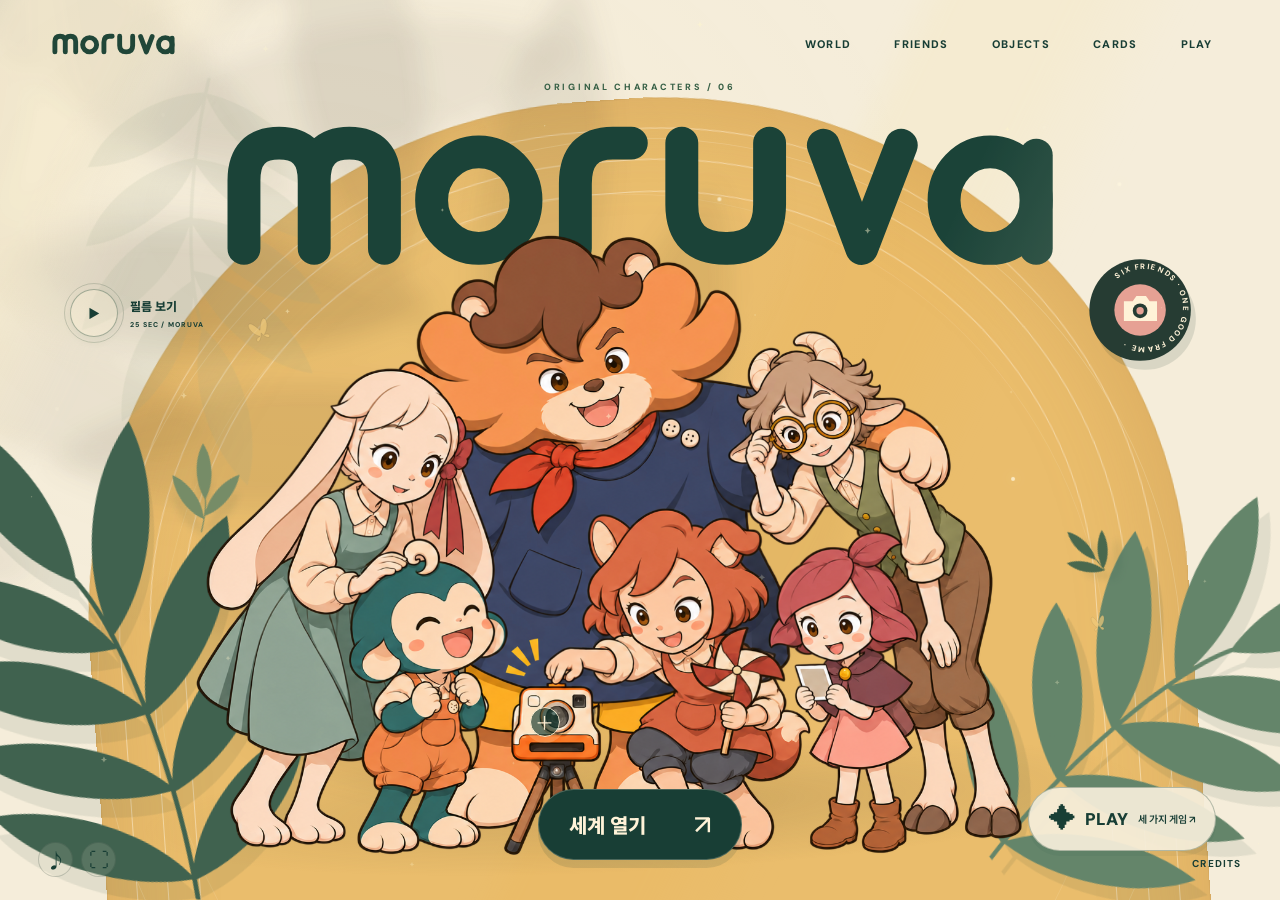
<file: index.html>
<!doctype html><html lang="ko"><head><meta charset="utf-8"><meta name="viewport" content="width=device-width,initial-scale=1,viewport-fit=cover"><title>MORUVA — 여섯 친구의 작은 세계</title><meta name="description" content="모루와 친구들의 작은 세계. 장면을 고르고, 친구를 만나고, 카드와 오브젝트를 발견하세요."><meta name="theme-color" content="#183e35"><link rel="icon" href="assets/moruva-icon.svg"><link rel="preconnect" href="https://fonts.googleapis.com"><link rel="preconnect" href="https://fonts.gstatic.com" crossorigin><link href="https://fonts.googleapis.com/css2?family=DM+Sans:wght@400;500;600;700;800;900;1000&family=Noto+Sans+KR:wght@400;500;600;700;800;900&display=swap" rel="stylesheet"><link rel="stylesheet" href="base.css"><link rel="stylesheet" href="layout.css"><script src="gsap.min.js" defer></script><script src="data.js" defer></script><script src="loading.js?v=20261112-game4" defer></script><script src="world-effects.js?v=20261112-sharp" defer></script><script src="films-data.js" defer></script><script src="app.js?v=20261112-sharp" defer></script><script src="home.js?v=20261112-sharp" defer></script><link rel="stylesheet" href="characters.css"><script src="characters.js?v=20261112-sharp" defer></script><script src="cards.js" defer></script><link rel="stylesheet" href="motion.css?v=20261112-sharp"><script src="materials.js?v=20261112-sharp" defer></script><script src="films.js?v=20261112-sharp" defer></script><link rel="stylesheet" href="films.css"><link rel="stylesheet" href="interactions.css"><script src="interactions.js?v=20261112-sharp" defer></script><link rel="stylesheet" href="loading.css?v=20261112-sharp"><link rel="stylesheet" href="games.css?v=20261112-sharp"><script src="games.js?v=20261112-sharp" defer></script></head>
<body data-page="home" data-loader-state="loading" data-route-state="booting"><div id="loader" role="status" aria-label="화면 준비 중"><div class="loader-mark"><svg viewBox="0 0 100 100" aria-hidden="true"><path d="M26 66V43q0-19 12-19t12 19v23M50 43q0-19 12-19t12 19v23"/></svg><span></span></div><img src="assets/moruva-logo.svg" alt="MORUVA" width="180" height="39"><div class="load-line"><i id="load-bar"></i></div><small id="load-status">그림을 준비하는 중</small><span id="load-count">00</span></div>
<canvas id="world-fx" aria-hidden="true"></canvas><header class="nav"><a href="#home" class="brand" aria-label="MORUVA 첫 화면"><img src="assets/moruva-logo.svg" width="154" height="33" alt="moruva"></a><nav aria-label="주요 메뉴"><a href="#chapters">WORLD</a><a href="#friends">FRIENDS</a><a href="#objects">OBJECTS</a><a href="#cards">CARDS</a><a href="#games">PLAY</a></nav><button id="menu-toggle" class="menu-toggle" aria-label="메뉴 열기" aria-expanded="false">☰</button></header>
<main id="stage"><section class="page home" data-route="home" aria-labelledby="home-title"><div class="botanical-stage" aria-hidden="true"><div class="studio-aperture"><i></i><i></i><i></i></div><div class="studio-light"></div><div class="botanical-branch branch-a"><img src="assets/branch-large-a.svg" alt=""></div><div class="botanical-branch branch-b"><img src="assets/branch-large-b.svg" alt=""></div><div class="botanical-branch branch-c"><img src="assets/branch-large-c.svg" alt=""></div><div class="botanical-floor"></div><div class="dust-field"></div><div class="ambient-bloom"></div><div class="air-sprig sprig-one"><img src="assets/sprig-a.svg" alt=""></div><div class="air-sprig sprig-two"><img src="assets/sprig-b.svg" alt=""></div><div class="light-ribbon ribbon-one"></div><div class="light-ribbon ribbon-two"></div></div><button class="home-film" id="home-film" aria-label="모루바 단편 영상 보기"><span class="film-play">▶</span><span>필름 보기<small>25 SEC / MORUVA</small></span></button><a href="#games" class="home-play"><span aria-hidden="true">✦</span> PLAY <small>세 가지 게임 ↗</small></a><span class="home-edition">ORIGINAL CHARACTERS / 06</span><button class="scene-seal" aria-label="단체사진 찍기"><svg viewBox="0 0 140 140"><defs><path id="seal-circle" d="M70 70m-53 0a53 53 0 1 1 106 0a53 53 0 1 1 -106 0"/></defs><circle cx="70" cy="70" r="69" fill="#263c33"/><g class="seal-type"><text><textPath href="#seal-circle">SIX FRIENDS · ONE GOOD FRAME · </textPath></text></g><circle cx="70" cy="70" r="35" fill="#e6a194"/><path d="M48 58h12l5-7h13l5 7h10v27H48Z" fill="#fff2d7"/><circle cx="70" cy="71" r="10" fill="#263c33"/><circle cx="70" cy="71" r="5" fill="#e6a194"/></svg></button><h1 id="home-title" class="home-title"><img src="assets/moruva-logo-cream.svg" alt="MORUVA" width="770" height="165"><span>SIX FRIENDS, IN GOOD COMPANY.</span></h1><div class="group-scene"><img id="hero-art" src="assets/hero-camera-sharp.png" width="1536" height="1024" alt="카메라 앞에 자연스럽게 모인 모루, 나리, 토리, 루안, 도담, 느루" fetchpriority="high" draggable="false"><button class="camera-hit" id="camera-hit" aria-label="친구들 사진 찍기"><span>찰칵!</span><i>＋</i></button></div><a href="#chapters" class="enter-button magnetic">세계 열기 <span>↗</span></a><div class="photo-flash" aria-hidden="true"></div></section>
<section class="page chapters" data-route="chapters" hidden inert aria-labelledby="chapter-heading"><div class="page-label"><span>01 / THE LITTLE WORLD</span><h2 id="chapter-heading">어디부터?</h2></div><div class="record-orbit" aria-hidden="true"></div><div class="chapter-lines" aria-hidden="true"></div><div id="chapter-deck" class="cover-deck" aria-label="장면 선택"></div><div class="deck-controls"><button id="chapter-prev" aria-label="이전 표지">←</button><span id="chapter-count">01 / 08</span><button id="chapter-next" aria-label="다음 표지">→</button></div><button id="chapter-enter" class="player-pill"><span class="play-triangle">▶</span><span><small id="chapter-subtitle">A LITTLE DETOUR</small><b id="chapter-name">일단, 나가볼까.</b></span><span class="player-arrow">↗</span></button><button id="chapters-play-all" class="play-all-button">전체 이어 보기 <span>01—08 ▷</span></button><span class="scene-hint">DRAG · WHEEL · CLICK</span></section>
<section class="page story" data-route="story" hidden inert aria-labelledby="story-title"><div id="story-atmosphere" aria-hidden="true"></div><div class="story-frame" id="story-frame"><img id="story-image" alt="" draggable="false"><video id="story-video" muted playsinline preload="none" hidden></video><div class="shot-progress" aria-hidden="true"><i></i></div><span class="shot-badge">MORUVA / MOTION PICTURE</span><div class="story-vignette" aria-hidden="true"></div></div><div class="story-copy"><span id="story-index">01 / 08</span><h2 id="story-title"></h2></div><div class="story-controller"><button id="story-back" aria-label="장면 선택으로">▦</button><button id="story-prev" aria-label="이전 장면">←</button><button id="story-play" aria-label="장면 일시정지">Ⅱ</button><button id="story-replay" aria-label="장면 연출 다시 보기">↻</button><button id="story-next" aria-label="다음 장면">→</button><span id="story-counter">01 / 08</span></div><div id="shot-strip" class="shot-strip" role="group" aria-label="전체 컷씬 선택"></div><button id="story-sequence" class="story-sequence" aria-pressed="false">이어 보기</button><button id="story-related" class="story-related"></button><span class="scene-hint story-hint">한 번 밀면 다음 장면으로</span></section>
<section class="page friends" data-route="friends" hidden inert aria-labelledby="friend-title"><div class="page-label"><span>02 / MEET THE FRIENDS</span><h2>우리 친구할래?</h2></div><span id="friend-ghost" class="friend-ghost" aria-hidden="true">MORU</span><div class="friend-disc" aria-hidden="true"><i></i><i></i></div><div class="friend-floor" aria-hidden="true"></div><div id="friend-art" class="friend-art" role="tabpanel"></div><div class="friend-copy"><small id="friend-number"></small><h3 id="friend-title"></h3><p id="friend-line"></p><div id="friend-tags" class="friend-tags"></div><div class="friend-actions"><button id="friend-goods" class="outline-button">관련 굿즈 보기 ↗</button><button id="friend-film" class="outline-button">영상 보기 ▷</button><a id="friend-game" class="outline-button friend-game" href="play/#/jump">게임 하기 ↗</a><button id="friend-card" class="outline-button">아트 카드 ↗</button></div></div><div id="friend-tabs" class="friend-tabs" role="tablist" aria-label="친구 선택"></div></section>
<section class="page objects" data-route="objects" hidden inert aria-labelledby="objects-heading"><div class="page-label"><span>03 / EVERYDAY COLLECTION</span><h2 id="objects-heading">같이 챙겨.</h2></div><div id="object-deck" class="cover-deck object-deck" aria-label="상품 선택"></div><div class="object-caption"><span id="object-number">01 / 06</span><h3 id="object-name"></h3><button id="object-detail" class="outline-button">자세히 보기 ↗</button></div><div class="object-controls"><button id="object-prev" aria-label="이전 상품">←</button><button id="object-next" aria-label="다음 상품">→</button></div><small class="scene-hint">OBJECT COLLECTION · DRAG TO EXPLORE</small></section>
<section class="page cards" data-route="cards" hidden inert aria-labelledby="cards-heading"><div class="page-label"><span>04 / ART CARD COLLECTION</span><h2 id="cards-heading">한 장의 순간.</h2></div><button class="collection-link" id="collection-open">내 컬렉션 <b id="collection-count">0 / 6</b> ↗</button><div id="pack-table" class="pack-table"><div class="pack-halo" aria-hidden="true"></div><div class="pack-rays" aria-hidden="true"></div><div id="dealt-cards"></div><button id="foil-pack" class="foil-pack" aria-label="카드팩 개봉. 클릭하거나 윗부분을 오른쪽으로 밀어주세요"><span class="pack-body"><span class="pack-crimp bottom"></span><small>MORUVA / ART EDITION</small><img class="pack-mark" src="assets/moruva-logo-cream.svg" alt="moruva"><span class="pack-window"><img src="assets/card-moru.webp" alt=""></span><b>LITTLE<br>MOMENTS.</b><span class="pack-series">SERIES 01 <span>3 ART CARDS</span></span><span class="pack-shine"></span></span><span class="pack-mouth"></span><span class="tear-strip"><span>OPEN A LITTLE WORLD</span><b>→</b></span><span class="pack-flap"></span></button><div class="pack-burst" aria-hidden="true"></div></div><div class="pack-bottom"><button id="pack-open" class="dark-button">팩 열기 ↗</button><small id="pack-status" role="status">무료 디지털 카드팩 · 한 팩에 세 장</small></div></section>
<section class="page games" data-route="games" hidden inert aria-labelledby="games-heading">
<div class="page-label"><span>05 / MORUVA PLAY</span><h2 id="games-heading">같이 놀자.</h2></div><a class="game-records" href="play/#/records">나의 기록장 ↗</a>
<div class="game-shelf">
<a class="play-tile tile-jump" href="play/#/jump"><div class="play-art"><img src="assets/game-jump-v4.jpg" alt="모루의 구름 점프 실제 게임 화면" loading="lazy" width="660" height="410"><span class="play-number">01 / JUMP</span><span class="play-arrow" aria-hidden="true">↗</span></div><div class="play-caption"><small>MORU</small><h3>구름 점프</h3><span>← → 이동 <b>플레이 ↗</b></span></div></a>
<a class="play-tile tile-dress" href="play/#/dress"><div class="play-art"><img src="assets/game-dress-v4.jpg" alt="나리의 작은 옷장 실제 코디 화면" loading="lazy" width="660" height="410"><span class="play-number">02 / DRESS UP</span><span class="play-arrow" aria-hidden="true">↗</span></div><div class="play-caption"><small>NARI</small><h3>작은 옷장</h3><span>코디 & 스타일 미션 <b>플레이 ↗</b></span></div></a>
<a class="play-tile tile-run" href="play/#/run"><div class="play-art"><img src="assets/game-run-v4.jpg" alt="토리의 바람 달리기 실제 도트 게임 화면" loading="lazy" width="660" height="410"><span class="play-number">03 / RUN</span><span class="play-arrow" aria-hidden="true">↗</span></div><div class="play-caption"><small>TORI</small><h3>바람 달리기</h3><span>↑ 점프 · ↓ 슬라이딩 <b>플레이 ↗</b></span></div></a>
</div><p class="play-footnote">기록과 코디는 이 브라우저에 저장돼요.</p></section></main>
<div class="site-tools"><button id="sound-toggle" aria-label="효과음 켜기" aria-pressed="false">♪</button><button id="fullscreen-toggle" aria-label="전체 화면">⛶</button></div><a class="credits-link" href="credits.html">CREDITS</a><div id="scene-announcement" class="sr-only" aria-live="polite"></div><div id="transition" aria-hidden="true"><i></i><i></i><i></i><span>moruva</span></div><div id="toast" role="status"></div><dialog id="detail-dialog" aria-label="상세 보기"><button class="dialog-close" aria-label="상세 닫기">×</button><div id="detail-content"></div></dialog><dialog id="collection-dialog" aria-labelledby="collection-title"><button class="dialog-close" aria-label="컬렉션 닫기">×</button><small>YOUR MORUVA COLLECTION</small><h2 id="collection-title">오늘 만난 친구들.</h2><div id="collection-grid"></div></dialog><dialog id="film-dialog" aria-labelledby="film-title"><button class="dialog-close" aria-label="영상 닫기">×</button><small>MORUVA / SHORT FILM</small><h2 id="film-title">모루바</h2><div class="film-stage"><video id="film-player" controls playsinline preload="none"></video></div></dialog><noscript><div class="noscript">MORUVA의 장면 이동에는 JavaScript가 필요합니다.</div></noscript></body></html>
</file>
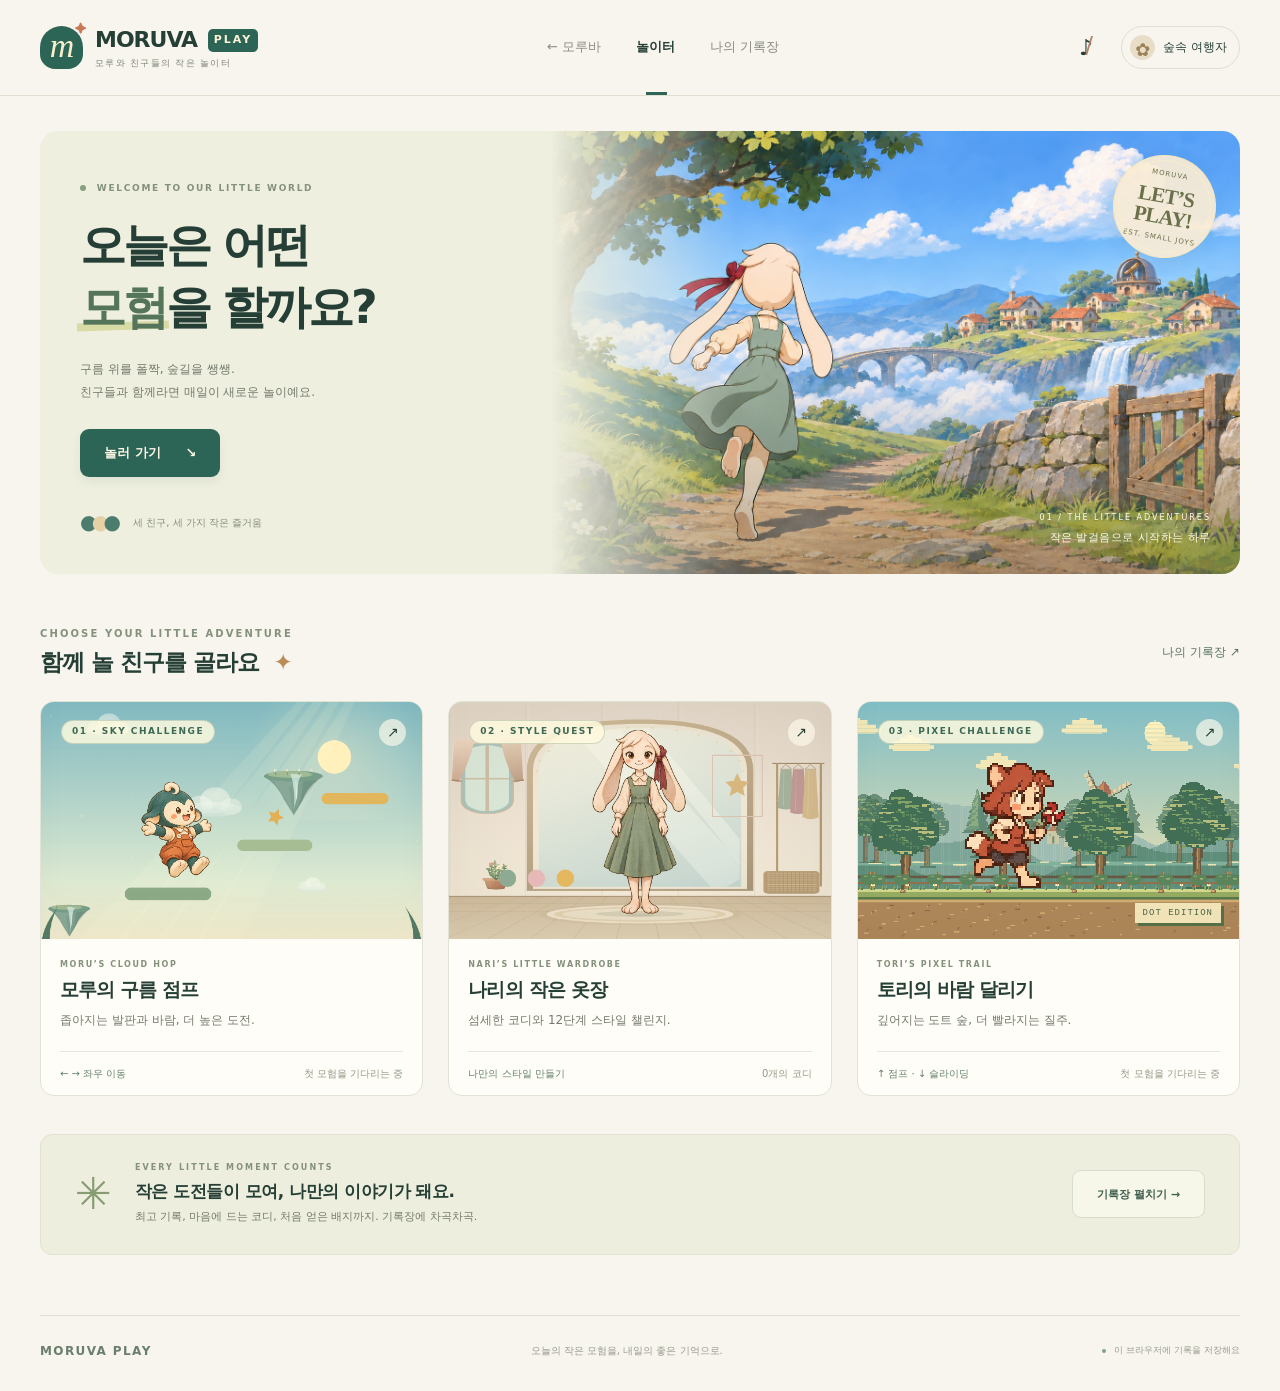
<file: play/index.html>
<!doctype html>
<html lang="ko">
<head><meta charset="UTF-8"><meta name="viewport" content="width=device-width, initial-scale=1, viewport-fit=cover"><meta name="theme-color" content="#f7f5ee"><meta name="description" content="모루의 구름 점프, 나리의 작은 옷장, 토리의 바람 달리기. 모루바에서 만나는 세 가지 작은 모험."><title>MORUVA PLAY — 작은 모험이 시작되는 곳</title><link rel="icon" href="data:image/svg+xml,%3Csvg xmlns='http://www.w3.org/2000/svg' viewBox='0 0 64 64'%3E%3Crect width='64' height='64' rx='22' fill='%232b6457'/%3E%3Cpath d='M17 43V22l15 16 15-16v21' fill='none' stroke='%23fff4db' stroke-width='7' stroke-linecap='round' stroke-linejoin='round'/%3E%3C/svg%3E"><link rel="stylesheet" href="./style.css?v=20261112-game4"></head>
<body data-game-version="4.0.0"><a class="skip" href="#main">본문으로</a><header class="topbar"><a href="#/" class="brand" aria-label="MORUVA PLAY 홈"><span class="brand-mark">m<span>✦</span></span><span>MORUVA <b>PLAY</b><small>모루와 친구들의 작은 놀이터</small></span></a><nav aria-label="주 메뉴"><a class="world-return" href="../#games">← 모루바</a><a href="#/" data-nav="home">놀이터</a><a href="#/records" data-nav="records">나의 기록장</a></nav><div class="header-tools"><button class="icon-button" id="sound" aria-label="소리 켜기" title="소리 켜기">♪<span class="sound-slash">/</span></button><button class="profile-button" id="profile"><span class="avatar-dot">✿</span><span id="profile-label">숲속 여행자</span></button></div></header><main id="main" tabindex="-1"><div class="art-loading" role="status"><span>✦</span><h2>친구들이 준비하고 있어요.</h2><p>잠시만 기다려 주세요.</p></div></main><footer class="site-footer"><a href="#/" class="footer-brand">MORUVA PLAY</a><span>오늘의 작은 모험을, 내일의 좋은 기억으로.</span><span class="local-note"><i></i> 이 브라우저에 기록을 저장해요</span></footer><div id="toast" role="status" aria-live="polite"></div><dialog id="profile-dialog"><form method="dialog"><button class="dialog-close" aria-label="닫기">×</button></form><span class="eyebrow">MY LITTLE PASSPORT</span><h2>어떤 이름으로 떠날까요?</h2><p>이름은 기록장과 코디 카드에 표시돼요.</p><form id="profile-form"><label for="nickname">별명</label><input id="nickname" maxlength="16" autocomplete="nickname" required><button class="button primary" type="submit">이 이름으로 시작</button></form><p class="muted small">계정 로그인이 아닌, 이 브라우저의 개인 프로필이에요.</p></dialog><script type="module" src="./app.js?v=20261112-game4"></script></body></html>
</file>
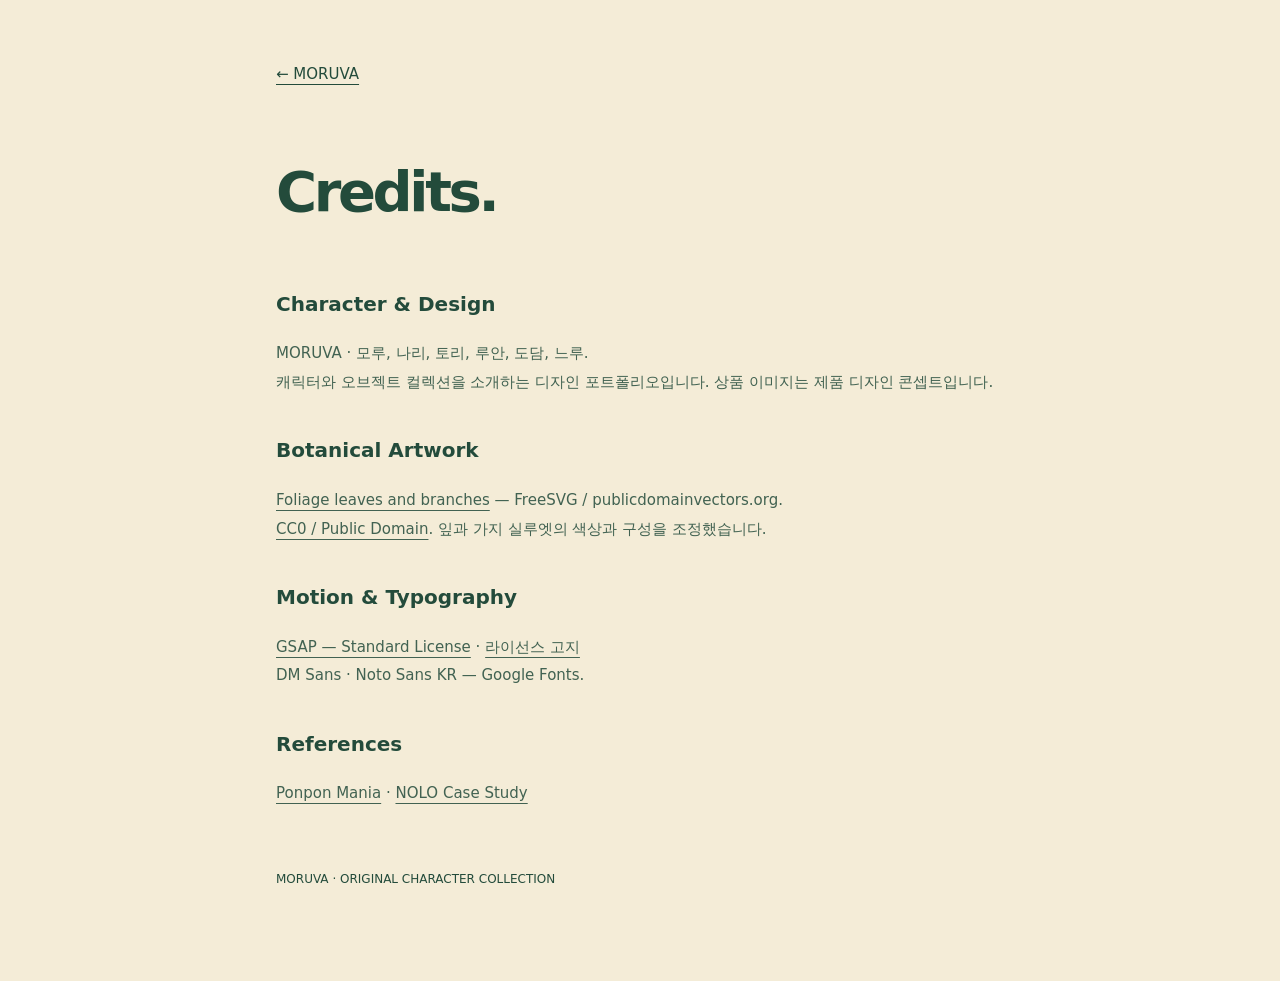
<file: credits.html>
<!doctype html><html lang="ko"><head><meta charset="utf-8"><meta name="viewport" content="width=device-width,initial-scale=1"><title>Credits · MORUVA</title><link rel="icon" href="assets/moruva-icon.svg"><style>*{box-sizing:border-box}body{margin:0;background:#f4ecd7;color:#234b3b;font:15px/1.9 system-ui,sans-serif}main{max-width:780px;margin:auto;padding:60px 26px 90px}a{color:inherit;text-underline-offset:5px}h1{font-size:56px;letter-spacing:-.06em;margin:50px 0 40px}h2{font-size:20px;margin-top:35px}p{opacity:.85}footer{margin-top:60px;font-size:12px}</style></head><body><main><a href="index.html">← MORUVA</a><h1>Credits.</h1><h2>Character &amp; Design</h2><p>MORUVA · 모루, 나리, 토리, 루안, 도담, 느루.<br>캐릭터와 오브젝트 컬렉션을 소개하는 디자인 포트폴리오입니다. 상품 이미지는 제품 디자인 콘셉트입니다.</p><h2>Botanical Artwork</h2><p><a href="https://freesvg.org/foliage-leaves-and-branches">Foliage leaves and branches</a> — FreeSVG / publicdomainvectors.org.<br><a href="https://creativecommons.org/publicdomain/zero/1.0/">CC0 / Public Domain</a>. 잎과 가지 실루엣의 색상과 구성을 조정했습니다.</p><h2>Motion &amp; Typography</h2><p><a href="https://gsap.com/standard-license/">GSAP — Standard License</a> · <a href="GSAP-NOTICE.txt">라이선스 고지</a><br>DM Sans · Noto Sans KR — Google Fonts.</p><h2>References</h2><p><a href="https://ponpon-mania.com/">Ponpon Mania</a> · <a href="https://nolocasestudy.framer.website/">NOLO Case Study</a></p><footer>MORUVA · ORIGINAL CHARACTER COLLECTION</footer></main></body></html>
</file>
<file: base.css>
:root{--ink:#203d34;--cream:#fff4df;--mx:50%;--my:50%;font-family:'DM Sans','Noto Sans KR',sans-serif;color:var(--ink);background:#9c9bd1}*{box-sizing:border-box}html,body{margin:0;width:100%;height:100%;overflow:hidden;overscroll-behavior:none}button,a{-webkit-tap-highlight-color:transparent;touch-action:manipulation}button{font:inherit;color:inherit;cursor:pointer;border:0;background:none}a{color:inherit;text-decoration:none}button:focus-visible,a:focus-visible{outline:3px solid #b64c30;outline-offset:6px}img,svg{display:block;max-width:100%}button:disabled{cursor:wait}[hidden]{display:none!important}.sr-only{position:absolute;width:1px;height:1px;overflow:hidden;clip-path:inset(50%)}#world-fx{position:fixed;inset:0;width:100%;height:100%;pointer-events:none;z-index:0}#stage{position:fixed;inset:0;height:100svh}.page{position:absolute;inset:0;overflow:hidden;isolation:isolate}.nav{position:fixed;z-index:60;top:max(24px,env(safe-area-inset-top));left:4vw;right:4vw;display:flex;justify-content:space-between;align-items:center;pointer-events:none}.nav>*{pointer-events:auto}.brand{width:145px}.nav nav{display:flex;gap:24px;align-items:center}.nav nav a{font-size:12px;font-weight:800;letter-spacing:.08em;border:1px solid transparent;border-radius:99px;padding:10px 15px;transition:background .3s}.nav nav a[aria-current=page]{border-color:currentColor;background:#fff4df35}.nav nav a:hover{background:var(--cream)}.menu-toggle{display:none}.site-tools{position:fixed;bottom:23px;left:3vw;z-index:60;display:flex;gap:8px}.site-tools button{width:35px;height:35px;border:1px solid #203d3438;border-radius:50%;font-size:20px;background:#fff4df20}.site-tools [aria-pressed=true]{background:var(--ink);color:var(--cream)}.credits-link{position:fixed;right:3vw;bottom:30px;z-index:60;font-size:10px;font-weight:700;letter-spacing:.12em}
.home-title{position:absolute;top:12vh;left:50%;width:min(64vw,970px);margin:0;transform:translateX(-50%);z-index:4;text-align:center;pointer-events:none}.home-title img{width:100%;height:auto}.home-title span{display:block;font-size:10px;letter-spacing:.28em;margin-top:14px;font-weight:700;color:var(--cream)}.home-portal{position:absolute;width:87vw;height:106vh;left:6.5vw;top:24vh;border-radius:48% 51% 32% 38%;background:#e9b55e;transform:rotate(-5deg)}.portal-ring{position:absolute;inset:20px;border:1px solid #fff4df70;border-radius:inherit}.orbit-line{position:absolute;inset:-36px;border:1px solid #fff4df65;border-radius:inherit}.group-scene{position:absolute;left:50%;bottom:6vh;transform:translateX(-50%);width:min(77vw,1110px);height:68vh;z-index:5;pointer-events:none}.group-scene>img{width:100%;height:100%;object-fit:contain;object-position:center bottom;user-select:none}.camera-hit{position:absolute;left:40%;top:69%;width:12%;height:15%;z-index:6;pointer-events:auto}.camera-hit i{display:inline-grid;place-items:center;border:1px solid var(--cream);color:var(--cream);font-size:25px;width:34px;height:34px;border-radius:50%;font-style:normal;box-shadow:0 0 0 6px #fff4df20;opacity:0;transition:.2s}.camera-hit span{position:absolute;top:-28px;background:var(--ink);color:var(--cream);font-size:12px;padding:8px 13px;border-radius:20px;opacity:0;transform:translateY(5px);transition:.2s;white-space:nowrap}.camera-hit:hover i,.camera-hit:focus-visible i,.camera-hit:hover span,.camera-hit:focus-visible span{opacity:1;transform:none}.enter-button{position:absolute;z-index:8;bottom:5.5vh;left:50%;transform:translateX(-50%);background:var(--ink);color:var(--cream);padding:19px 29px;border-radius:999px;box-shadow:0 7px 0 #fff4df35;font-size:20px;font-weight:800;display:flex;align-items:center;gap:45px;white-space:nowrap}.enter-button span{font-size:27px;font-weight:500}.corner-label{position:absolute;left:4vw;bottom:15vh;font-size:10px;letter-spacing:.1em;line-height:1.5;z-index:7}.foreground{position:absolute;width:49vw;height:24vh;bottom:-10vh;z-index:7;background:#cbd6b1;border:1px solid #a2b58d;border-radius:46% 60% 0 0;pointer-events:none}.foreground.left{left:-21vw;rotate:19deg}.foreground.right{right:-21vw;rotate:-19deg}.floating-notes{pointer-events:none}.note{position:absolute;z-index:6;display:grid;place-content:center;text-align:center;user-select:none;will-change:transform}.note-a{top:38%;left:5%;width:82px;height:102px;background:var(--cream);font-size:11px;rotate:-13deg;box-shadow:6px 9px 0 #203d3420}.note-a b{font-size:44px;line-height:1}.note-b{right:8%;top:32%;font-size:100px;color:#cc623d}.note-c{right:4%;bottom:19%;width:92px;height:92px;border-radius:50%;background:var(--cream);font-size:11px;letter-spacing:.07em;line-height:1.4;rotate:14deg}.photo-flash{position:absolute;inset:0;z-index:40;pointer-events:none;background:var(--cream);opacity:0}
.page-label{position:absolute;left:5vw;top:15vh;z-index:5;pointer-events:none}.page-label>span{font-size:10px;letter-spacing:.16em;font-weight:700}.page-label h2{font-size:clamp(26px,3.6vw,58px);letter-spacing:-.07em;line-height:1.1;margin:12px 0}.record-orbit{position:absolute;width:min(84vw,990px);height:min(84vw,990px);left:50%;top:55%;transform:translate(-50%,-50%);border-radius:50%;border:120px solid #eed09c55;box-shadow:0 0 0 1px #fff4df50,inset 0 0 0 1px #fff4df50;pointer-events:none}.cover-deck{position:absolute;inset:18vh 0 22vh;perspective:1300px;touch-action:none}.cover{position:absolute;left:50%;top:50%;width:min(38vw,440px);aspect-ratio:1;transform-style:preserve-3d;will-change:transform;cursor:grab;user-select:none;padding:0;text-align:left}.cover:active{cursor:grabbing}.cover-face{position:absolute;inset:0;background:var(--paper);overflow:hidden;box-shadow:0 24px 26px -22px #172c3966;transform:rotateY(var(--ry,0deg)) rotateX(var(--rx,0deg));transition:transform .35s ease-out;transform-style:preserve-3d;border:1px solid #fff4df65}.cover-face::before{content:'';position:absolute;inset:0;pointer-events:none;z-index:4;background:linear-gradient(115deg,transparent 18%,#ffffff80 24%,transparent 31%,#ffffff30 45%,transparent 55%);mix-blend-mode:soft-light;opacity:.55;transform:translateX(calc((var(--px,.5) - .5)*70%))}.cover-face::after{content:'';position:absolute;inset:0;z-index:4;pointer-events:none;background:radial-gradient(ellipse at var(--mx) var(--my),#fff9dd7a,transparent 65%);mix-blend-mode:screen;opacity:.55}.cover-image{width:100%;height:100%;object-fit:cover;pointer-events:none}.cover-label{position:absolute;top:20px;left:20px;z-index:3;font-size:11px;letter-spacing:.08em}.cover-title{position:absolute;bottom:24px;left:24px;font-size:clamp(22px,3vw,42px);font-weight:900;letter-spacing:-.06em;line-height:1.1;z-index:3}.cover-stamp{position:absolute;right:16px;top:15px;border:1px solid currentColor;border-radius:50%;width:70px;height:70px;display:grid;place-content:center;text-align:center;font-size:10px;line-height:1.3;rotate:15deg;z-index:3}.cover:not(.active){filter:saturate(.7)}.cover.active{z-index:10}.deck-controls{position:absolute;left:50%;bottom:24vh;transform:translateX(-50%);display:flex;gap:28px;align-items:center;z-index:20}.deck-controls button,.object-controls button{font-size:24px;width:42px;height:42px;border:1px solid #203d3445;border-radius:50%}.deck-controls span{font-size:11px;letter-spacing:.1em}.player-pill{position:absolute;bottom:10vh;left:50%;transform:translateX(-50%);min-width:330px;max-width:90vw;border-radius:99px;background:var(--ink);color:var(--cream);display:flex;align-items:center;gap:20px;padding:20px 27px;text-align:left;z-index:20}.play-triangle{font-size:29px}.player-pill small{display:block;font-size:9px;letter-spacing:.16em;margin-bottom:5px}.player-pill b{font-size:19px;letter-spacing:-.04em}.player-arrow{font-size:24px;margin-left:auto}.scene-hint{position:absolute;bottom:3.8vh;left:50%;transform:translateX(-50%);font-size:9px;font-weight:600;letter-spacing:.14em;white-space:nowrap}
.friend-ghost{position:absolute;top:23%;left:5%;font-size:clamp(130px,22vw,420px);line-height:1;font-weight:900;letter-spacing:-.09em;opacity:.1;pointer-events:none}.friend-floor{position:absolute;width:57vw;height:12vh;left:6vw;bottom:19vh;background:#fff4df40;border-radius:50%;rotate:-4deg}.friend-art{position:absolute;left:12%;bottom:21vh;width:43vw;height:60vh;display:flex;align-items:flex-end;justify-content:center;pointer-events:none}.friend-art svg{height:var(--friend-size,100%);width:100%;overflow:visible}.friend-copy{position:absolute;left:66%;top:37%;max-width:28vw}.friend-copy small{font-size:11px;letter-spacing:.13em}.friend-copy h3{font-size:clamp(48px,6vw,100px);letter-spacing:-.09em;line-height:1.05;margin:14px 0 20px}.friend-copy p{font-size:13px;line-height:1.8;margin-bottom:28px}.outline-button{display:inline-flex;border:1px solid currentColor;border-radius:99px;padding:12px 21px;font-size:12px;font-weight:700}.outline-button:hover{background:var(--ink);color:var(--cream)}.friend-tabs{position:absolute;bottom:10vh;left:50%;transform:translateX(-50%);display:flex;gap:12px;z-index:10}.friend-tabs button{padding:12px 22px;border:1px solid #203d3440;border-radius:99px;font-size:13px;white-space:nowrap}.friend-tabs [aria-selected=true]{background:var(--ink);color:var(--cream);border-color:var(--ink)}.object-deck{inset:21vh 0 22vh}.object-deck .cover{width:min(53vw,680px);aspect-ratio:1.5}.object-deck .cover-face{border-radius:5px}.object-caption{position:absolute;bottom:10vh;left:50%;transform:translateX(-50%);text-align:center;white-space:nowrap;z-index:15}.object-caption>span{font-size:10px;letter-spacing:.12em}.object-caption h3{font-size:24px;letter-spacing:-.06em;margin:8px 0 14px}.object-controls{position:absolute;left:5vw;right:5vw;top:53%;display:flex;justify-content:space-between;pointer-events:none;z-index:20}.object-controls button{pointer-events:auto;background:#fff4df66}
.collection-link{position:absolute;right:5vw;top:18vh;font-size:12px;z-index:5}.collection-link b{margin-left:12px}.pack-table{position:absolute;inset:25vh 0 22vh;perspective:1300px}.pack-halo{position:absolute;width:60vw;height:60vw;border:1px solid #203d3430;border-radius:50%;left:50%;top:50%;transform:translate(-50%,-50%);pointer-events:none}.foil-pack{position:absolute;left:50%;top:50%;width:225px;height:315px;transform:translate(-50%,-50%) rotate(-9deg);padding:37px 22px 22px;background:linear-gradient(115deg,#615495,#aba0e4 40%,#ded5fa 48%,#8070b5 55%,#aba1d4);color:var(--cream);text-align:left;box-shadow:12px 23px 30px #3a285033;overflow:visible}.foil-pack:after{content:'';position:absolute;inset:0;background:linear-gradient(100deg,transparent 25%,#fff8d080 49%,transparent 70%);transform:translateX(calc((var(--px,.5) - .5)*80%));pointer-events:none}.foil-pack>small{font-size:8px;letter-spacing:.1em}.foil-pack img{width:170px;margin:24px 0}.foil-pack>b{font-size:29px;line-height:.93;letter-spacing:-.06em}.foil-pack>i{position:absolute;right:18px;bottom:56px;font-size:61px;line-height:1;font-style:normal}.foil-pack>span:last-child{position:absolute;bottom:19px;font-size:9px;letter-spacing:.08em}.tear-strip{position:absolute;top:0;left:0;right:0;height:25px;border-top:4px solid #d8ccec;border-bottom:1px dashed #fff7d8b3;font-size:7px;letter-spacing:.2em;display:flex;align-items:center;justify-content:center;transform-origin:left center}.pack-bottom{position:absolute;bottom:9vh;left:50%;transform:translateX(-50%);display:grid;gap:13px;justify-items:center;white-space:nowrap}.dark-button{padding:14px 28px;border-radius:99px;color:var(--cream);background:var(--ink);font-weight:700}.pack-bottom small{font-size:10px}#dealt-cards{position:absolute;inset:0;pointer-events:none}.collect-card{position:absolute;left:50%;top:50%;width:190px;height:265px;perspective:1000px;padding:0;pointer-events:auto;transform:translate(-50%,-50%);will-change:transform}.card-inner{position:absolute;inset:0;transform-style:preserve-3d;transition:transform .7s cubic-bezier(.2,.7,.2,1)}.revealed .card-inner{transform:rotateY(180deg)}.card-face{position:absolute;inset:0;backface-visibility:hidden;border-radius:11px;border:8px solid var(--cream);overflow:hidden;box-shadow:0 12px 24px #302a3926}.card-back{background:repeating-radial-gradient(circle at 50% 40%,#6a607b 0 3px,#847a95 4px 8px);color:var(--cream);display:grid;place-content:center}.card-back b{font-size:100px;letter-spacing:-.1em;line-height:1}.card-back small{font-size:7px;letter-spacing:.12em}.card-front{transform:rotateY(180deg);background:var(--card-color);padding:10px}.card-top,.card-name{display:flex;justify-content:space-between;align-items:center;font-size:7px}.card-name{position:absolute;bottom:12px;left:12px;right:12px}.card-name b{font-size:20px}.card-art{position:absolute;top:33px;bottom:42px;left:7px;right:7px}.card-art svg{width:100%;height:100%}
.play #physics-stage{position:absolute;inset:27vh 7vw 14vh;touch-action:none;border-bottom:1px solid #203d3433;overflow:hidden}.physics-sticker{position:absolute;padding:9px;border-radius:14px;background:var(--cream);box-shadow:0 6px 14px #233b3820;touch-action:none;cursor:grab;will-change:transform;user-select:none}.physics-sticker:active{cursor:grabbing}.physics-sticker svg{height:calc(100% - 18px);width:100%;pointer-events:none}.physics-sticker span{display:block;font-size:9px;font-weight:800;letter-spacing:.1em;pointer-events:none}.play #physics-reset{position:absolute;bottom:8vh;left:50%;transform:translateX(-50%)}.story-frame{position:absolute;inset:16vh 14vw 18vh;border-radius:5px;overflow:hidden;box-shadow:0 25px 55px #203d3424}.story-frame img,.story-frame video{width:100%;height:100%;object-fit:contain;user-select:none}.story-vignette{position:absolute;inset:0;pointer-events:none;box-shadow:inset 0 0 50px #203d3405;border:1px solid #fff4df77}.story-copy{position:absolute;left:5vw;top:22vh;z-index:10;max-width:23vw}.story-copy>span{font-size:10px;letter-spacing:.15em}.story-copy h2{font-size:clamp(31px,4.5vw,70px);line-height:1.15;letter-spacing:-.07em;word-break:keep-all;max-width:230px}.story-controller{position:absolute;left:50%;transform:translateX(-50%);bottom:6.8vh;display:flex;align-items:center;gap:10px;border-radius:99px;background:var(--ink);color:var(--cream);padding:11px 19px;z-index:12}.story-controller button{font-size:24px;width:35px;height:35px}.story-controller span{font-size:10px;letter-spacing:.1em;margin-left:8px}.story-related{position:absolute;right:4vw;bottom:11vh;z-index:12;font-size:11px;border-bottom:1px solid;padding:6px}.story-hint{bottom:3.3vh}.atmosphere-shape{position:absolute;pointer-events:none}.story-leaf{width:34px;height:17px;background:#78834e;border-radius:100% 0 100% 0;opacity:.55}.story-ring{border:1px solid #fff4df95;border-radius:50%;width:100px;height:100px}.story-ray{background:#fff4df50;width:15vw;height:130vh;rotate:28deg;top:-15vh}.story-spark{width:7px;height:7px;background:var(--cream);border-radius:50%;box-shadow:0 0 16px #fff4df}
.photo-preview{padding:18px;background:var(--cream);rotate:-3deg;max-width:700px}.photo-preview img{background:#d9c493;width:100%}.photo-preview span{display:block;text-align:center;font-size:13px;letter-spacing:.2em;padding-top:15px}dialog{border:0;color:var(--ink);background:var(--cream);max-width:1000px;width:90vw;max-height:88svh;padding:45px;border-radius:20px;overflow:auto}dialog::backdrop{background:#182c29ac;backdrop-filter:blur(8px)}.dialog-close{position:absolute;right:16px;top:12px;font-size:33px;z-index:3}.product-detail{display:grid;grid-template-columns:1.25fr 1fr;gap:35px;align-items:center}.detail-photo{border-radius:10px;overflow:hidden}.detail-photo img{width:100%}.product-copy h2{font-size:29px;letter-spacing:-.06em;line-height:1.3}.product-copy>p{font-size:13px;line-height:1.9}.product-copy>small{font-size:10px;line-height:1.8}.product-copy dl{font-size:11px;margin:25px 0}.product-copy dl div{padding:12px 0;border-top:1px solid #203d3420;display:grid;grid-template-columns:85px 1fr;gap:8px}.product-copy dd{margin:0;line-height:1.6}.detail-card-art{height:420px;padding:25px;background:var(--card-color);border-radius:15px}.detail-card-art svg{width:100%;height:100%}#collection-grid{display:grid;grid-template-columns:repeat(3,1fr);gap:25px;padding-top:30px}.collection-slot{height:275px;display:grid;place-items:center;position:relative;background:#203d340a;border-radius:15px}.collection-slot>span{font-size:65px;font-weight:900;opacity:.1}.collection-slot .collect-card{width:170px;height:237px}#transition{position:fixed;inset:0;z-index:90;pointer-events:none;background:#243f35;clip-path:circle(0% at 50% 50%);display:grid;place-items:center;color:var(--cream)}#transition span{font-size:120px;font-weight:900;letter-spacing:-.1em}#toast{position:fixed;z-index:140;bottom:23px;left:50%;transform:translate(-50%,15px);background:var(--ink);color:var(--cream);border-radius:40px;padding:12px 22px;font-size:12px;opacity:0;pointer-events:none;transition:.3s}#toast.show{opacity:1;transform:translate(-50%,0)}#loader{position:fixed;inset:0;background:var(--cream);z-index:120;display:flex;align-items:center;justify-content:center;flex-direction:column;gap:25px}.loader-mark{width:100px;height:100px;position:relative;background:var(--ink);border-radius:50%;display:grid;place-items:center}.loader-mark svg{width:75px;stroke:var(--cream);stroke-width:9;fill:none;stroke-linecap:round}.loader-mark span{position:absolute;inset:-12px;border:1px solid #203d3430;border-top:3px solid var(--ink);border-radius:50%;animation:spin 2s linear infinite}#loader>img{width:160px}.load-line{width:160px;height:2px;background:#203d3420}.load-line i{display:block;transform-origin:left center;background:var(--ink);height:100%;width:100%;transform:scaleX(0)}#loader small{font-size:10px;letter-spacing:.1em}#load-count{font-size:11px;font-variant-numeric:tabular-nums}.noscript{position:fixed;inset:0;z-index:130;display:grid;place-items:center;background:var(--cream)}@keyframes spin{to{transform:rotate(360deg)}}
@media(min-width:1700px){.group-scene{width:78vw;height:69vh}.home-title{width:64vw;max-width:1300px}.cover{width:min(36vw,570px)}.object-deck .cover{width:53vw;max-width:880px}}
@media(max-width:800px){.nav{left:6vw;right:6vw;top:23px}.brand{width:113px}.menu-toggle{display:block;font-size:25px}.nav nav{display:none;position:absolute;top:48px;right:0;background:var(--cream);padding:17px;border-radius:20px;gap:3px;box-shadow:0 15px 30px #203d3420;flex-direction:column;align-items:stretch}.nav.menu-open nav{display:flex}.nav nav a{font-size:13px;padding:13px 18px}.home-title{top:16vh;width:87vw}.home-title span{font-size:7px;letter-spacing:.18em}.home-portal{width:141vw;height:70vh;left:-20.5vw;top:31vh}.group-scene{width:105vw;height:50vh;bottom:19vh}.enter-button{bottom:13vh;padding:16px 25px;font-size:18px;gap:38px}.note-a{top:35%;left:5%;width:50px;height:67px;font-size:8px}.note-a b{font-size:28px}.note-b{top:34%;right:6%;font-size:57px}.note-c{display:none}.corner-label{bottom:7vh;left:50%;transform:translateX(-50%);text-align:center;font-size:8px}.foreground{height:24vh;width:80vw;bottom:-11vh}.foreground.left{left:-35vw}.foreground.right{right:-35vw}.site-tools{left:5vw;bottom:20px}.credits-link{right:5vw;bottom:30px;font-size:8px}.page-label{top:13vh;left:7vw}.page-label>span{font-size:8px}.page-label h2{font-size:35px}.cover-deck{inset:28vh 0 26vh}.cover{width:73vw;max-width:380px}.cover-title{font-size:32px;bottom:20px;left:20px}.cover-label{font-size:8px;top:14px;left:14px}.cover-stamp{width:54px;height:54px;font-size:8px}.record-orbit{border-width:50px;width:145vw;height:145vw;top:50%}.deck-controls{bottom:22vh;gap:22px}.deck-controls button{width:32px;height:32px;font-size:18px}.player-pill{bottom:10.5vh;padding:17px 22px;min-width:285px}.player-pill b{font-size:18px}.scene-hint{bottom:6.7vh;font-size:8px}.friend-art{left:4%;bottom:29vh;width:60vw;height:44vh}.friend-ghost{top:27vh;left:1%;font-size:30vw}.friend-floor{width:65vw;bottom:27vh;height:7vh;left:0}.friend-copy{top:43vh;left:65%;max-width:31vw}.friend-copy h3{font-size:40px;margin:10px 0}.friend-copy small{font-size:8px}.friend-copy p{font-size:10px;margin-bottom:15px;line-height:1.6}.friend-copy .outline-button{padding:9px 12px;font-size:10px}.friend-tabs{bottom:13vh;width:85vw;justify-content:center;flex-wrap:wrap;gap:8px}.friend-tabs button{padding:10px 16px;font-size:11px;min-width:23vw}.object-deck{inset:28vh 0 28vh}.object-deck .cover{width:86vw;aspect-ratio:1.22}.object-deck .cover-image{object-fit:cover}.object-caption{bottom:13vh}.object-caption h3{font-size:21px}.object-controls{left:3vw;right:3vw;top:49%}.object-controls button{width:35px;height:35px;font-size:20px}.collection-link{top:23vh;right:7vw;font-size:10px}.pack-table{inset:31vh 0 25vh}.foil-pack{width:190px;height:270px;padding:32px 17px 17px}.foil-pack img{margin:20px 0}.foil-pack>b{font-size:25px}.foil-pack>i{font-size:49px}.pack-bottom{bottom:12vh}.pack-bottom small{font-size:9px}.collect-card{width:148px;height:207px}.card-name b{font-size:17px}.card-face{border-width:6px}.card-art{top:26px;bottom:36px}.card-top{font-size:6px}.card-name{font-size:6px;left:10px;right:10px;bottom:10px}.pack-halo{width:100vw;height:100vw}.play #physics-stage{inset:28vh 3vw 23vh}.play #physics-reset{bottom:14vh}.play .scene-hint{bottom:10vh}.story-frame{inset:29vh 4vw 24vh;border-radius:12px}.story-copy{top:14vh;left:7vw;max-width:84vw}.story-copy h2{font-size:37px;max-width:none;margin:12px 0}.story-copy span{font-size:9px}.story-controller{bottom:12vh}.story-related{right:50%;transform:translateX(50%);bottom:21vh;white-space:nowrap;font-size:10px}.story-hint{bottom:8vh}dialog{padding:45px 23px 25px;border-radius:15px}.product-detail{grid-template-columns:1fr;gap:15px}.product-copy h2{font-size:25px}.detail-card-art{height:330px}.product-copy dl{margin:20px 0}#collection-grid{grid-template-columns:repeat(2,1fr);gap:12px}.collection-slot{height:210px}.collection-slot .collect-card{width:125px;height:175px}#toast{font-size:10px;max-width:90vw;width:max-content}}
@media(max-height:560px) and (min-width:801px){.home-title{top:13vh;width:48vw}.home-title span{display:none}.group-scene{height:65vh}.page-label{top:15vh}.page-label h2{font-size:30px}.cover{width:31vw;max-width:310px}.player-pill{bottom:7vh;padding:12px 22px}.deck-controls{bottom:24vh}.scene-hint{display:none}.object-caption{bottom:7vh}.object-caption h3{font-size:19px}.object-caption .outline-button{padding:8px 16px}.friend-art{height:53vh}.friend-tabs{bottom:9vh}.friend-tabs button{padding:9px 17px}.friend-copy h3{font-size:50px}.foil-pack{width:180px;height:250px}.foil-pack img{margin:16px 0}.foil-pack>b{font-size:23px}.collect-card{width:145px;height:203px}.pack-bottom{bottom:5vh;gap:6px}}
@media(prefers-reduced-motion:reduce){*,*::before,*::after{animation-duration:.01ms!important;transition-duration:.01ms!important;scroll-behavior:auto!important}}
</file>
<file: layout.css>
:root{--ink:#263c33;--cream:#fff2d7}
.nav{top:22px}.nav nav{gap:16px}.nav nav a{font-size:11px}.brand{width:125px}
.home-title{top:11.5vh;width:min(58vw,820px);z-index:4}.home-title span{display:none}
.home-portal,.note-a,.note-b,.note-c,.foreground,.corner-label{display:none}
.garden-scene{position:absolute;inset:0;pointer-events:none;overflow:hidden}
.garden-mask{position:absolute;left:50%;top:44%;width:118vw;height:131vh;transform:translate(-50%,-50%);transform-origin:50% 60%;filter:drop-shadow(0 2px 0 #344330)}
.garden-mask>svg{width:100%;height:100%;overflow:visible}
.garden-sky{position:absolute;inset:0;z-index:2;overflow:hidden}
.sky-cloud{position:absolute;width:26vw;color:#f7cebc;opacity:.9;filter:drop-shadow(0 2px 0 #87594055)}
.sky-cloud.a{left:-7vw;top:23vh;rotate:-8deg}.sky-cloud.b{right:-7vw;top:40vh;rotate:6deg;width:31vw}.sky-cloud.c{right:17vw;top:23vh;width:13vw;opacity:.65}
.sky-sun{position:absolute;left:10vw;top:39vh;width:8vw;height:8vw;color:#fff1d2}
.garden-hills{position:absolute;bottom:7vh;left:-4vw;width:108vw;height:44vh;z-index:2}
.garden-hills path{stroke:#435b43;stroke-width:1.1}
.garden-ground{position:absolute;bottom:-11vh;left:-10%;width:120%;height:33vh;background:#e6b482;border-top:2px solid #704f3930;border-radius:50% 50% 0 0;z-index:3}
.group-scene{width:min(80vw,1180px);height:70vh;bottom:4vh;z-index:5}
.hero-live{position:absolute;bottom:0;left:50%;transform:translateX(-50%);pointer-events:none}
.garden-front{position:absolute;bottom:-1px;left:0;width:100%;height:27vh;pointer-events:none;z-index:7}
.garden-front>svg{width:100%;height:100%;overflow:visible}
.garden-stalk{transform-box:fill-box}
.scene-seal{position:absolute;z-index:7;right:7vw;top:24vh;width:132px;height:132px;rotate:14deg;color:var(--cream);transition:scale .3s}
.scene-seal:hover{scale:1.09}.scene-seal svg{width:100%;height:100%}.scene-seal .seal-type{transform-box:fill-box;transform-origin:center}.scene-seal text{fill:currentColor;font-size:10.5px;font-weight:800;letter-spacing:2px}
.enter-button{bottom:5.5vh;padding:18px 31px;gap:48px;font-size:20px;box-shadow:none;border:1px solid #fff2d73b;transition:background .25s,box-shadow .25s}.enter-button:hover{background:#b84935;box-shadow:0 8px 0 #263c3329}
.camera-hit{left:37%;top:72%;width:15%;height:15%}.camera-hit i{opacity:.9;width:30px;height:30px;background:#263c3366;font-size:19px;position:absolute;left:15%;top:25%}.camera-hit span{top:0}
.home .site-tools{color:var(--cream)}
.cover{width:min(38vw,44vh,440px)}.cover-deck{inset:20vh 0 22vh}.cover-title{font-size:clamp(23px,2.8vw,41px);bottom:auto;top:41px;left:19px;line-height:.95;letter-spacing:-.07em;max-width:80%;color:#294233;pointer-events:none}.cover-label{top:17px;left:20px;font-size:8px}.cover-image{height:70%;position:absolute;bottom:0;object-position:50% 80%}.cover-face{box-shadow:inset 7px 0 12px #263c3314,0 22px 35px -24px #172c3999;border-radius:2px}.cover-stamp{top:auto;bottom:12px;right:13px;width:52px;height:52px;font-size:8px;background:#fff2d7ad;z-index:4}.deck-controls{bottom:22vh}.player-pill{bottom:9vh;padding:17px 25px;min-width:310px}.record-orbit{opacity:.4}
.page-label{top:13vh}.page-label h2{font-size:clamp(32px,3.4vw,56px)}
.object-deck .cover-image{height:100%;inset:0}.object-deck .cover{width:min(51vw,78vh,690px)}.object-deck{inset:20vh 0 24vh}.object-caption{bottom:10vh}.object-caption h3{font-size:27px;margin:10px 0 16px}
.friend-ghost{font-size:24vw;top:28vh;left:50%;transform:translateX(-50%);opacity:.09;letter-spacing:-.08em}.friend-art{height:64vh;bottom:17vh;left:11%;width:48vw}.friend-copy{left:66%;top:38%}.friend-floor{bottom:16vh}.friend-tabs{bottom:7vh}.friend-tabs button{border-radius:7px;padding:14px 24px;rotate:-2deg;box-shadow:2px 4px 0 #263c3311}.friend-tabs button:nth-child(even){rotate:2deg}
.play #physics-stage{inset:25vh 6vw 18vh;border:0;background:radial-gradient(ellipse at 50% 95%,#fff2d77a,transparent 70%)}
.play::before{content:'OFF THE PAGE';position:absolute;left:50%;top:28%;transform:translateX(-50%) rotate(-6deg);width:100%;text-align:center;font-size:14vw;font-weight:1000;letter-spacing:-.08em;line-height:.85;color:#fff2d77d;pointer-events:none}
.physics-sticker{border-radius:7px;padding:13px;box-shadow:0 10px 20px #243c3320}.physics-sticker:nth-child(3n){background:#f7d8b1}.physics-sticker:nth-child(3n + 1){background:#e5e7c5}.physics-sticker span{font-size:11px}
.pack-halo{border:1px solid #fff2d7aa;background:repeating-radial-gradient(circle,transparent 0 40px,#fff2d738 41px 42px);animation:halo-pulse 6s ease-in-out infinite alternate}.foil-pack{box-shadow:14px 25px 40px #563b3433}.cards::after{content:'SERIES 01';position:absolute;top:31%;left:50%;transform:translateX(-50%) rotate(-7deg);white-space:nowrap;font-size:19vw;font-weight:1000;letter-spacing:-.08em;opacity:.07;pointer-events:none;z-index:-1}
.story-frame{inset:15vh 12vw 15vh;box-shadow:0 20px 80px #203d3420;border:12px solid #fff2d7;border-bottom-width:38px;rotate:-1deg}.story-copy{left:5vw;top:18vh;max-width:19vw;z-index:11}.story-copy h2{font-size:clamp(30px,4.2vw,60px);text-shadow:2px 2px 0 #fff2d7, -2px -2px 0 #fff2d7}.story-controller{bottom:5.5vh}.story-hint{bottom:2vh}
.loader-mark{width:140px;height:140px}.loader-mark svg{width:88px}.loader-mark span{inset:-13px}.load-line{margin-top:27px;width:180px}#loader>img{display:none}#loader small{font-size:10px}#load-count{position:absolute;bottom:12vh}
@keyframes halo-pulse{to{transform:translate(-50%,-50%) scale(1.06);opacity:.7}}
@media(min-width:1700px){.home-title{width:58vw;max-width:1000px}.group-scene{width:min(80vw,1500px);height:71vh}.cover{width:min(36vw,45vh,570px)}}
@media(max-width:800px){.nav{top:20px}.brand{width:100px}.home-title{top:13vh;width:87vw}.garden-mask{width:186vw;height:115vh;top:45%}.sky-cloud.a{left:-12vw;top:30vh;width:43vw}.sky-cloud.b{right:-10vw;top:42vh;width:43vw}.sky-cloud.c{display:none}.sky-sun{left:12vw;top:36vh;width:17vw;height:17vw}.garden-hills{bottom:23vh;height:30vh;width:130vw;left:-15vw}.garden-ground{bottom:-3vh;height:39vh;width:180%;left:-40%}.group-scene{width:103vw;height:calc(103vw / 1.5);max-height:53vh;bottom:22vh;left:50%}.garden-front{height:31vh}.scene-seal{right:6vw;top:31vh;width:80px;height:80px}.enter-button{bottom:12vh;padding:17px 27px;font-size:18px;gap:38px}.camera-hit i{width:20px;height:20px;font-size:13px;box-shadow:0 0 0 4px #fff2d730}.camera-hit span{display:none}.home-title{max-width:none}.page-label{top:13vh}.page-label h2{font-size:32px}.cover-deck{inset:28vh 0 27vh}.cover{width:min(73vw,39vh);max-width:380px}.cover-title{font-size:31px;top:34px;left:17px}.cover-label{font-size:7px;top:13px;left:17px}.cover-stamp{width:45px;height:45px;font-size:7px}.deck-controls{bottom:23vh}.player-pill{bottom:11vh;min-width:280px}.object-deck{inset:27vh 0 30vh}.object-deck .cover{width:85vw}.object-caption{bottom:14vh}.object-caption h3{font-size:23px}.friend-art{left:-4%;width:70vw;height:48vh;bottom:28vh}.friend-copy{left:64%;top:39%;max-width:33vw}.friend-copy h3{font-size:40px}.friend-floor{bottom:25vh}.friend-tabs{bottom:12vh}.friend-tabs button{padding:10px 15px}.friend-ghost{top:30vh;font-size:35vw}.play #physics-stage{inset:27vh 3vw 25vh}.play::before{font-size:25vw;top:31vh;line-height:.9;white-space:normal}.physics-sticker{padding:8px}.physics-sticker span{font-size:8px}.story-frame{inset:28vh 3vw 26vh;border-width:7px;border-bottom-width:24px}.story-copy{left:7vw;top:14vh;max-width:85vw}.story-copy h2{font-size:37px}.story-controller{bottom:12vh}.story-hint{bottom:8vh}.scene-hint{font-size:8px}}
@media(max-height:740px) and (max-width:800px){.home-title{top:14vh;width:77vw}.group-scene{bottom:19vh;max-height:55vh;width:105vw}.scene-seal{top:29vh;width:65px;height:65px}.enter-button{bottom:9vh;padding:13px 24px}.sky-sun{top:35vh}.cover{width:min(68vw,37vh)}.player-pill{bottom:10vh;padding:13px 22px}.cover-title{font-size:25px}.deck-controls{bottom:21vh}.scene-hint{bottom:5vh}}
@media(prefers-reduced-motion:reduce){.pack-halo{animation:none}}

.home,.story,.friends{touch-action:none}
</file>
<file: characters.css>
:root{--ink:#183e35;--cream:#fff3d8;--gold:#edbd66}
.nav{top:26px}.nav nav{gap:11px}.nav nav a{font-size:11px;letter-spacing:.12em}.nav nav a[aria-current=page]{background:var(--ink);color:var(--cream);border-color:transparent}.nav nav a:hover{background:#eab35f;color:var(--ink)}
.home{background:#f5edda}.home-title{top:12vh;width:min(66vw,1030px);z-index:3;filter:drop-shadow(0 3px 0 #142e2420)}.home-title img{filter:brightness(0) saturate(100%) invert(22%) sepia(21%) saturate(1067%) hue-rotate(113deg) brightness(86%) contrast(91%)}
.home-edition{position:absolute;top:9vh;left:50%;transform:translateX(-50%);font-size:9px;letter-spacing:.3em;z-index:5;color:#376046;font-weight:800;white-space:nowrap}
.botanical-stage{position:absolute;inset:0;overflow:hidden;pointer-events:none}.studio-aperture{position:absolute;width:86vw;height:119vh;left:7vw;top:11vh;background:#eabd6c;border-radius:48% 48% 14% 14%;box-shadow:inset 0 0 0 1px #bf97544d,inset 0 0 110px #b0814655;transform:rotate(-4deg);overflow:hidden}.studio-aperture>i{position:absolute;inset:30px;border:1px solid #fff2d786;border-radius:inherit}.studio-aperture>i:nth-child(2){inset:61px}.studio-aperture>i:nth-child(3){inset:93px}
.studio-light{position:absolute;inset:-20%;background:conic-gradient(from 20deg at 45% -10%,transparent 0 14deg,#fff9df7a 17deg,transparent 23deg 35deg,#fff8d64d 41deg,transparent 48deg);mix-blend-mode:soft-light;opacity:.7}
.botanical-branch{position:absolute;z-index:6;transform-origin:60% 100%;filter:drop-shadow(9px 17px 0 #102e2915);will-change:transform}.botanical-branch img{width:100%;height:100%;object-fit:contain;pointer-events:none}.branch-a{width:37vw;height:65vh;left:-16vw;bottom:-4vh;rotate:13deg}.branch-b{width:40vw;height:65vh;right:-18vw;bottom:-7vh;rotate:-15deg;transform:none}.branch-b img{transform:scaleX(-1)}.branch-c{width:30vw;height:42vh;left:-17vw;top:-17vh;rotate:110deg;opacity:.12;filter:none}
.botanical-floor{position:absolute;left:10%;right:10%;bottom:3vh;height:15vh;background:radial-gradient(ellipse,#715f363b,transparent 69%);transform:rotate(-3deg)}.group-scene{height:70vh;bottom:4.5vh;width:min(80vw,1180px);z-index:5;filter:drop-shadow(0 10px 5px #4d482b17)}.scene-seal{right:6vw;top:28vh;width:115px;height:115px;filter:drop-shadow(5px 9px 0 #173b3220)}.enter-button{bottom:4.5vh;box-shadow:0 8px 0 #173b321f;padding:17px 30px;transition:box-shadow .3s,background .3s}.enter-button:hover{background:#bc593d;box-shadow:0 3px 0 #173b3226}.dust-field{position:absolute;inset:0;z-index:4}.dust-field i{position:absolute;width:4px;height:4px;border-radius:50%;background:#fff8df;opacity:.75;box-shadow:0 0 14px #fff7d1}
.home .camera-hit i{background:#153b31bd;box-shadow:0 0 0 6px #fff1cc3a;animation:camera-beacon 2.5s ease-in-out infinite}.camera-hit:hover i{animation:none;scale:1.2}@keyframes camera-beacon{50%{box-shadow:0 0 0 13px #fff1cc00}}
.page-label{top:13vh}.page-label h2{letter-spacing:-.065em;font-weight:900}.page-label>span{letter-spacing:.2em}
.chapters{color:var(--cream)}.chapters .record-orbit{width:110vh;height:110vh;top:53%;border:110px solid #d8944777;opacity:1;box-shadow:0 0 0 32px #f4bf6224,inset 0 0 80px #e2a35f66;background:#d5a26022}.chapter-lines{position:absolute;inset:0;background:repeating-radial-gradient(ellipse at 50% 54%,transparent 0 110px,#fff6d51c 111px 112px);pointer-events:none}.chapters .cover-deck{inset:21vh 0 21vh}.chapters .cover{width:min(40vw,52vh,490px)}.cover-face{border:1px solid #fff6df94;box-shadow:inset 9px 0 14px #1c322918,0 36px 45px -24px #102e2980}.cover:not(.active){filter:saturate(.9)}.cover-face:before{background:linear-gradient(113deg,transparent 0 24%,#fffce6b0 25%,transparent 27% 47%,#fffde64d 50%,transparent 53%);opacity:.6}.cover-face:after{opacity:.75}.cover-label,.cover-title,.cover-stamp{color:var(--ink)}.cover-stamp{background:#fdf0d0c9}.deck-controls{bottom:17.7vh}.deck-controls button{border-color:#fff4d34d}.player-pill{bottom:5.5vh;border:1px solid #fce8b43b;background:#152f29;box-shadow:0 10px 26px #142c2a30}.chapters .scene-hint{bottom:2vh}.cover.active:hover .cover-face{box-shadow:inset 9px 0 14px #1c322918,0 42px 50px -18px #102e29a0}
body[data-page=chapters] .nav,body[data-page=cards] .nav,body[data-page=chapters] .site-tools,body[data-page=cards] .site-tools,body[data-page=chapters] .credits-link,body[data-page=cards] .credits-link{color:var(--cream)}body[data-page=chapters] .brand img,body[data-page=cards] .brand img{filter:brightness(0) invert(95%) sepia(19%) saturate(508%) hue-rotate(328deg)}body[data-page=chapters] .nav nav a[aria-current],body[data-page=cards] .nav nav a[aria-current]{background:var(--cream);color:var(--ink)}body[data-page=chapters] .site-tools button,body[data-page=cards] .site-tools button{border-color:#fff5df4d}
.friend-disc{position:absolute;left:7vw;bottom:17vh;width:53vw;height:53vw;max-height:71vh;border-radius:50%;background:#fff2d755;box-shadow:0 0 0 28px #fff2d726,0 0 0 60px #fff2d714;pointer-events:none;overflow:hidden}.friend-disc i{position:absolute;inset:7%;border:1px solid #fff5df90;border-radius:50%;transform:rotate(25deg)}.friend-disc i:nth-child(2){inset:17%}.friend-ghost{top:24vh;opacity:.11;letter-spacing:-.08em;white-space:nowrap;width:max-content}.friend-ghost span{display:inline-block}.friend-art{pointer-events:auto;cursor:pointer;left:9%;width:48vw;bottom:17vh;height:63vh}.friend-art svg{overflow:hidden;height:var(--friend-size);width:auto;max-width:100%;aspect-ratio:1}.friend-art .motion-sprite{filter:drop-shadow(0 12px 7px #1b34271a)}.friend-copy{left:65%;top:32%;max-width:31vw}.friend-copy h3{font-size:clamp(65px,7vw,120px);font-weight:900;margin:17px 0 15px}.friend-copy p{font-size:14px;max-width:220px;line-height:1.8}.friend-tags{display:flex;flex-wrap:wrap;gap:6px;margin:18px 0 28px}.friend-tags span{border:1px solid #2346362e;border-radius:99px;padding:7px 10px;font-size:10px}.friend-actions{display:flex;gap:8px;flex-wrap:wrap}.friend-actions .outline-button{font-size:11px;padding:11px 15px}.friend-tabs{bottom:6.5vh}.friend-tabs button{border-radius:99px;rotate:0deg!important;box-shadow:none;padding:13px 24px}.friend-floor{bottom:15vh;background:#254d3520;height:4vh;width:37vw;left:14vw;filter:blur(6px)}.friend-spark{position:absolute;width:12px;height:12px;background:#fff6d6;clip-path:polygon(50% 0,60% 39%,100% 50%,61% 61%,50% 100%,39% 61%,0 50%,39% 39%);pointer-events:none;z-index:2}
.objects::before{content:'';position:absolute;width:90vw;height:90vw;border-radius:50%;background:#fff1cf44;left:50%;top:55%;transform:translate(-50%,-50%);box-shadow:0 0 0 50px #fff5e51f}.object-deck .cover{width:min(55vw,80vh,760px)}.object-deck .cover-face{border:8px solid #fff4dc;border-bottom-width:28px;border-radius:2px}.object-caption{bottom:8vh}.object-controls button{background:var(--cream);border:0;box-shadow:0 5px 12px #173b3226}
.cards{color:var(--cream)}.cards::after{content:'LITTLE MOMENTS';font-size:16vw;top:33%;opacity:.08;rotate:0deg}.collection-link{top:15vh;border:1px solid #f0d6a54d;border-radius:99px;padding:12px 18px;right:5vw}.pack-table{inset:25vh 0 19vh;isolation:isolate}.pack-halo{border:1px solid #f6cf7999;width:66vh;height:66vh;background:repeating-radial-gradient(circle,transparent 0 55px,#f4ce752e 56px 57px);box-shadow:0 0 95px #bb955331;opacity:.65}.pack-rays{position:absolute;inset:-40%;background:conic-gradient(from 0deg at 50% 50%,transparent,#efc78309 30deg,transparent 40deg 60deg,#efc78314 70deg,transparent 100deg 210deg,#efc78314 220deg,transparent 270deg);animation:spin 50s linear infinite;pointer-events:none}.pack-bottom{bottom:7.5vh;gap:12px}.pack-bottom .dark-button{background:var(--cream);color:var(--ink);font-size:14px}.pack-bottom small{opacity:.76;font-size:11px}.foil-pack{width:265px;height:370px;inset:auto;left:50%;top:50%;padding:0;background:none;box-shadow:none;transform:translate(-50%,-50%) rotate(-8deg);isolation:isolate;touch-action:none;transform-style:preserve-3d;filter:drop-shadow(15px 27px 23px #071b1a80);color:var(--cream);overflow:visible}.foil-pack:after{display:none}.pack-body{position:absolute;inset:22px 0 0;display:block;background:linear-gradient(110deg,#887044,#c7ad75 9%,#33594e 14%,#153c34 38%,#477764 55%,#234b3e 80%,#cbb481 94%,#6a5b3e);clip-path:polygon(0 0,100% 0,100% 100%,0 100%);padding:25px 25px;overflow:hidden;border-radius:3px}.pack-body>small{font-size:8px;letter-spacing:.12em}.pack-body .pack-mark{width:185px;margin:17px 0 20px}.pack-window{position:absolute;left:50%;top:87px;width:177px;height:164px;transform:translateX(-50%);border:2px solid #eecb82;border-radius:50% 50% 45% 45%;overflow:hidden;background:#ddb96b;box-shadow:0 0 0 5px #d5b36d22}.pack-window img{width:100%;height:100%;object-fit:cover;object-position:50% 43%;scale:1.1}.pack-body>b{position:absolute;left:25px;bottom:43px;font-size:31px;line-height:.84;letter-spacing:-.06em;text-shadow:1px 2px 0 #13382b;z-index:2}.pack-series{position:absolute;left:25px;right:25px;bottom:24px;display:flex;justify-content:space-between;font-size:7px;letter-spacing:.1em}.pack-crimp.bottom{position:absolute;bottom:0;left:0;right:0;height:12px;background:repeating-linear-gradient(90deg,#c9b67d 0 2px,#776d4f 2px 4px);opacity:.9}.pack-shine{position:absolute;inset:0;background:linear-gradient(110deg,transparent 25%,#fffac57d 40%,transparent 46% 55%,#f3ebd029 65%,transparent 70%);mix-blend-mode:screen;transform:translateX(calc((var(--px,.5) - .5)*100%));pointer-events:none}.tear-strip{display:flex;align-items:center;justify-content:space-between;top:0;height:28px;left:0;right:0;padding:0 13px;background:repeating-linear-gradient(90deg,#ceb885 0 3px,#e2cb92 3px 4px);color:#254839;border-top:0;border-bottom:1px dashed #fff2c59c;z-index:4;clip-path:polygon(0 0,100% 0,100% 82%,96% 100%,92% 85%,88% 100%,84% 85%,80% 100%,76% 85%,72% 100%,68% 85%,64% 100%,60% 85%,56% 100%,52% 85%,48% 100%,44% 85%,40% 100%,36% 85%,32% 100%,28% 85%,24% 100%,20% 85%,16% 100%,12% 85%,8% 100%,4% 85%,0 100%)}.tear-strip span{font-size:7px;font-weight:800;letter-spacing:.15em}.tear-strip b{font-size:19px}.pack-mouth{position:absolute;top:25px;left:9px;right:9px;height:16px;background:#071a16;border:2px solid #d4bd7f;border-radius:50%;opacity:0;z-index:-1}.pack-flap{position:absolute;top:25px;left:0;right:0;height:33px;background:linear-gradient(135deg,#e4d8b0,#9b956f,#e6dab1);clip-path:polygon(0 0,100% 0,100% 20%,65% 70%,35% 35%,0 65%);transform-origin:50% 0;opacity:0}.pack-burst{position:absolute;inset:0;pointer-events:none;z-index:8}.pack-burst i{position:absolute;left:50%;top:50%;width:5px;height:13px;background:#ffda7e;border-radius:2px}.collect-card{width:250px;height:350px;z-index:4;filter:drop-shadow(0 16px 19px #061d1b66)}.card-face{border:5px solid #d9c190;border-radius:13px;background:#cbbb95;box-shadow:inset 0 0 0 1px #fff2c9,0 0 0 1px #162f28;padding:0;color:#fff5db}.card-front{isolation:isolate}.card-art{inset:0;position:absolute;display:block}.card-art img{width:100%;height:100%;object-fit:cover;transition:scale .5s;display:block}.card-front:before{content:'';position:absolute;inset:0;z-index:1;background:linear-gradient(#10282098,transparent 23% 61%,#102c25ed 100%)}.card-front:after{content:'';position:absolute;inset:5px;z-index:6;border:1px solid #fff1bf88;border-radius:6px;pointer-events:none}.card-top{position:absolute;z-index:4;top:13px;left:15px;right:15px;display:flex;justify-content:space-between;font-size:7px;letter-spacing:.16em}.card-top b{font-size:9px}.card-name{left:15px;right:15px;bottom:30px;z-index:4;align-items:baseline;display:flex;text-shadow:0 2px 4px #0c261f}.card-name b{font-size:34px;font-weight:800;letter-spacing:-.06em}.card-name span{font-size:9px;letter-spacing:.16em}.card-caption{position:absolute;bottom:15px;left:15px;right:15px;z-index:4;display:flex;justify-content:space-between;font-size:7px;letter-spacing:.08em;color:#f4ddb0}.card-glint{position:absolute;inset:0;z-index:3;pointer-events:none;mix-blend-mode:color-dodge;opacity:.1;background:repeating-linear-gradient(120deg,transparent 0 17%,#9be7bd55 21%,#fcb3d655 25%,#a9d5ef55 30%,transparent 36%),radial-gradient(ellipse at var(--mx,40%) var(--my,40%),#fff8d8aa,transparent 60%);background-size:200% 200%,100% 100%;background-position:var(--mx,40%) var(--my,40%);transition:opacity .3s}.collect-card:hover .card-glint,.display-card:hover .card-glint{opacity:.55}.collect-card:hover .card-art img{scale:1.035}.revealed .card-inner{transform:rotateY(180deg) rotateX(var(--rx,0deg)) rotateZ(var(--rz,0deg))}.card-back{background:radial-gradient(ellipse at 50% 40%,#406252,#153d34);display:flex;align-items:center;justify-content:center;flex-direction:column;border-color:#cfb887;color:#ebd09a}.card-back:before,.card-back:after{content:'';position:absolute;inset:15px;border:1px solid #d5bb8273;border-radius:42% 42% 11px 11px;rotate:180deg}.card-back:after{inset:23px;rotate:0deg}.card-back b{font-size:88px;font-weight:900;line-height:.9;letter-spacing:-.12em}.card-back small{font-size:7px;margin-top:20px;letter-spacing:.2em}.card-back .card-back-branch{position:absolute;width:60%;height:50%;opacity:.25;left:20%;top:24%;background:url('assets/branch-large-a.svg') center/contain no-repeat;filter:brightness(2)}
#detail-dialog:has(.card-detail){background:#193f35;color:var(--cream);max-width:930px;overflow:visible}.card-detail{display:grid;grid-template-columns:1.1fr 1fr;gap:45px;align-items:center}.display-card{position:relative;width:100%;aspect-ratio:63/88;perspective:1100px;transform:rotate(-4deg);max-height:68vh;filter:drop-shadow(13px 22px 24px #061d19aa)}.display-card .card-inner{transform:rotateY(180deg) rotateX(var(--rx,0deg)) rotateZ(var(--rz,0deg));transition:transform .3s}.display-card .card-name b{font-size:46px}.display-card .card-name{bottom:42px;left:22px;right:22px}.display-card .card-caption{bottom:22px;left:22px;right:22px;font-size:9px}.display-card .card-top{font-size:9px;left:22px;right:22px;top:20px}.card-detail h2{font-size:55px;margin:15px 0 10px;letter-spacing:-.06em}.card-detail .card-story{font-size:23px;line-height:1.4;margin:20px 0 30px;word-break:keep-all}.card-detail small{font-size:10px;letter-spacing:.1em;color:#ddceaa}.card-detail .dark-button{background:var(--cream);color:var(--ink);font-size:13px}.card-detail .card-note{font-size:11px;opacity:.7;line-height:1.8;margin:24px 0 0}.collection-slot .collect-card{width:170px;height:237px}.collection-slot .card-name b{font-size:22px}.collection-slot .card-name{bottom:23px;left:11px;right:11px}.collection-slot .card-caption{font-size:5px;bottom:10px;left:11px;right:11px}.collection-slot .card-top{font-size:5px;top:10px;left:11px;right:11px}.collection-slot .card-top b{font-size:6px}.collection-slot .card-name span{font-size:6px}
.story-frame{border:0;inset:15vh 8vw 15vh;rotate:0deg;border-radius:24px;box-shadow:0 25px 90px #18362d3b}.story-copy{top:18vh;left:5vw}.story-controller{bottom:5vh}.story-copy h2{font-weight:900}.story-vignette{box-shadow:inset 0 0 110px #152f241c}.story-frame img{transform-origin:50% 50%}
#transition{clip-path:none;background:none;display:none;overflow:hidden;z-index:90}#transition>i{position:absolute;inset:-10%;background:#d99d51;transform:translateX(-130%) skewX(-12deg)}#transition>i:nth-child(2){background:#f5e3bb}#transition>i:nth-child(3){background:#214d40}#transition>span{font-size:clamp(60px,10vw,160px);letter-spacing:-.08em;opacity:0;color:#fff1d0;z-index:2;font-weight:900}.nav a,.outline-button,.dark-button,.player-pill{transition:background .25s,color .25s,box-shadow .25s}.dark-button:hover,.player-pill:hover{box-shadow:0 8px 0 #d8ad5e45}
@media(max-width:800px){.nav{top:22px}.nav.menu-open nav{color:var(--ink)}.nav nav a[aria-current=page]{background:var(--ink);color:var(--cream)}.home-title{top:17vh;width:91vw}.home-edition{top:13vh;font-size:7px;letter-spacing:.19em}.studio-aperture{width:144vw;height:90vh;left:-22vw;top:29vh;border-radius:48% 48% 10% 10%;rotate:0deg}.studio-aperture>i{inset:23px}.studio-aperture>i:nth-child(2){inset:46px}.studio-aperture>i:nth-child(3){inset:69px}.group-scene{width:103vw;height:calc(103vw / 1.5);bottom:25vh;max-height:52vh}.branch-a{width:57vw;height:43vh;left:-29vw;bottom:-5vh}.branch-b{width:63vw;height:46vh;right:-32vw;bottom:-3vh}.branch-c{width:45vw;height:30vh;left:-25vw;top:-6vh}.scene-seal{width:70px;height:70px;top:30vh;right:7vw}.enter-button{bottom:14vh;font-size:18px;padding:17px 27px}.botanical-floor{bottom:22vh}.page-label h2{font-size:33px}.chapters .cover{width:min(76vw,42vh)}.chapters .cover-deck{inset:27vh 0 28vh}.chapters .record-orbit{width:90vh;height:90vh;border-width:90px}.deck-controls{bottom:23vh}.player-pill{bottom:10vh}.chapters .scene-hint{bottom:6vh}.friend-disc{width:90vw;height:90vw;max-height:48vh;left:-21vw;bottom:29vh}.friend-art{width:67vw;left:-5%;height:47vh;bottom:29vh}.friend-copy{left:63%;top:36%;max-width:34vw}.friend-copy h3{font-size:47px}.friend-copy p{font-size:10px;max-width:115px;margin-bottom:13px}.friend-tags{gap:4px;margin:12px 0 18px}.friend-tags span{font-size:8px;padding:5px 7px}.friend-actions{gap:8px}.friend-actions .outline-button{font-size:9px;padding:8px 10px}.friend-tabs{bottom:12vh}.friend-tabs button{padding:10px 15px}.friend-floor{width:48vw;left:3vw;bottom:27vh}.friend-ghost{top:29vh}.object-deck .cover{width:85vw}.object-caption{bottom:13vh}.collection-link{top:23vh;padding:8px 12px;font-size:10px}.pack-table{inset:30vh 0 23vh}.foil-pack{width:220px;height:315px}.pack-body{padding:23px 20px}.pack-body .pack-mark{width:160px;margin:15px 0}.pack-window{top:77px;width:145px;height:130px}.pack-body>b{font-size:27px;left:20px;bottom:41px}.pack-series{left:20px;right:20px;font-size:6px}.collect-card{width:164px;height:230px}.card-name b{font-size:23px}.card-name{bottom:26px;left:11px;right:11px}.card-top{top:10px;left:11px;right:11px;font-size:6px}.card-top b{font-size:6px}.card-name span{font-size:7px}.card-caption{left:11px;right:11px;bottom:12px;font-size:5px}.card-face{border-width:4px;border-radius:9px}.card-face:after{inset:4px}.pack-halo{width:95vw;height:95vw}.pack-bottom{bottom:11vh}.pack-bottom small{font-size:9px}.cards::after{font-size:22vw;top:33%}.card-detail{grid-template-columns:1fr;gap:20px}.display-card{width:220px;margin:auto;max-height:none}.display-card .card-name b{font-size:29px}.display-card .card-name{left:13px;right:13px;bottom:27px}.display-card .card-caption{left:13px;right:13px;bottom:12px;font-size:6px}.display-card .card-top{left:13px;right:13px;top:12px;font-size:6px}.card-detail h2{font-size:33px;display:inline-block;margin:0 10px 0 0}.card-detail .card-story{font-size:16px;margin:10px 0 15px}.card-detail .card-note{margin-top:12px;font-size:9px}.card-detail small{font-size:8px}#detail-dialog:has(.card-detail){overflow:auto;padding:35px 25px 25px}.collection-slot .collect-card{width:125px;height:175px}.collection-slot .card-name b{font-size:17px}.collection-slot .card-name span{font-size:5px}.collection-slot .card-caption{display:none}.collection-slot .card-name{bottom:10px}.collection-slot .card-top{font-size:4px;left:7px;right:7px}.collection-slot .card-top b{font-size:5px}.story-frame{inset:29vh 4vw 25vh;border-radius:17px}.story-copy{top:14vh;left:7vw}.story-controller{bottom:12vh}}
@media(max-height:650px) and (min-width:801px){.home-title{top:12vh;width:54vw}.home-edition{top:9vh}.group-scene{height:69vh;bottom:3vh}.enter-button{padding:12px 24px;font-size:16px}.scene-seal{width:90px;height:90px}.page-label h2{font-size:35px}.chapters .cover{width:48vh}.player-pill{bottom:5vh;padding:12px 22px}.deck-controls{bottom:18vh}.friend-copy{top:31%}.friend-copy h3{font-size:63px}.friend-copy p{font-size:11px;margin-bottom:10px}.friend-tags{margin:10px 0 15px}.friend-tabs{bottom:6vh}.foil-pack{scale:.8}.collect-card{width:190px;height:266px}.pack-table{inset:24vh 0 20vh}.pack-bottom{bottom:5vh}.card-detail{gap:25px}.display-card{max-height:65vh;width:auto;aspect-ratio:63/88}.card-detail h2{font-size:40px}}

.friend-copy p{word-break:keep-all}
</file>
<file: motion.css>
#transition{position:fixed;inset:0;width:100%;height:100%;clip-path:none;background:none;display:none;overflow:hidden;z-index:100;contain:layout paint}
#transition>i{position:absolute;inset:-25%;transform:none;translate:none;rotate:none;scale:none;will-change:transform}
#transition>span{display:none}
.home-film{position:absolute;z-index:9;left:5vw;top:32vh;display:flex;align-items:center;gap:12px;text-align:left;font-size:12px;font-weight:800;color:var(--ink);background:none;border:0;cursor:pointer}
.home-film small{display:block;font-size:7px;letter-spacing:.13em;margin-top:5px}.film-play{width:48px;height:48px;border:1px solid #254a3b60;border-radius:50%;display:grid;place-items:center;font-size:12px;background:#fff3d85c;box-shadow:0 5px 10px #15382e0d;position:relative;transition:background .3s,scale .3s}
.film-play:after{content:'';position:absolute;inset:-7px;border:1px solid #36553e35;border-radius:50%;animation:film-ring 3s ease-out infinite}.home-film:hover .film-play{background:#fff4dc;scale:1.1}@keyframes film-ring{0%{scale:.8;opacity:.6}90%,100%{scale:1.2;opacity:0}}
.ambient-bloom{position:absolute;inset:-15%;background:radial-gradient(ellipse at 30% 30%,#fff8d888,transparent 38%),radial-gradient(ellipse at 80% 65%,#ba762922,transparent 40%);mix-blend-mode:soft-light;animation:ambient-sweep 12s ease-in-out infinite alternate;pointer-events:none}
@keyframes ambient-sweep{from{transform:translate(-4%,-2%) rotate(-8deg);opacity:.5}to{transform:translate(5%,3%) rotate(8deg);opacity:1}}
.air-sprig{position:absolute;z-index:7;pointer-events:none;filter:drop-shadow(8px 15px 3px #173b3215)}.air-sprig img{width:100%;height:100%;object-fit:contain}.sprig-one{width:70px;height:110px;left:13%;top:48%;rotate:28deg;animation:sprig-one 8s ease-in-out infinite}.sprig-two{width:54px;height:75px;right:13%;top:57%;rotate:-35deg;animation:sprig-two 10s ease-in-out infinite}
@keyframes sprig-one{0%,100%{translate:0 0;rotate:28deg}50%{translate:-16px -25px;rotate:5deg}}@keyframes sprig-two{0%,100%{translate:0 0;rotate:-35deg}50%{translate:15px 20px;rotate:-9deg}}
.light-ribbon{position:absolute;border:1px solid #fff5d87a;border-radius:50%;width:100vw;height:140vh;left:0;top:5vh;rotate:-25deg;transform:scale(.85);animation:ribbon-breathe 13s ease-in-out infinite alternate;opacity:.45}.ribbon-two{width:87vw;height:126vh;left:6%;top:12vh;rotate:-20deg;animation-delay:-6s;opacity:.25}@keyframes ribbon-breathe{to{transform:scale(1.07) rotate(8deg)}}
body:not([data-page=home]) .botanical-stage *,body:not([data-page=home]) .film-play:after{animation-play-state:paused}
.home-title:after{content:'';position:absolute;inset:0;background:linear-gradient(115deg,transparent 30%,#faf1c658 46%,transparent 60%);background-size:300% 100%;mask:url('assets/moruva-logo-cream.svg') center/100% 100% no-repeat;pointer-events:none;animation:wordmark-light 9s ease-in-out infinite;mix-blend-mode:screen}@keyframes wordmark-light{0%,20%{background-position:130% 50%;opacity:0}35%,65%{opacity:.7}80%,100%{background-position:-40% 50%;opacity:0}}
.material-light{position:absolute;inset:0;width:100%;height:100%;pointer-events:none;z-index:5;mix-blend-mode:screen;border-radius:inherit}
.cover-face{transition:none;translate:0 var(--material-float,0px)}
.cover-face:before{opacity:.17;background:linear-gradient(113deg,transparent 0 24%,#fffce65c 25%,transparent 27% 47%,#fffde633 50%,transparent 53%)}
.cover-face:after{opacity:.2;background:linear-gradient(90deg,#fff7df55,transparent 2% 97%,#fff7df44),linear-gradient(0deg,#fff7df55,transparent 2% 97%,#fff7df44);box-shadow:inset 0 0 0 5px #f5e9cb15,inset 0 0 0 6px #fff9ed29}
.object-deck .cover-face:before{opacity:.12}.object-deck .cover-face:after{opacity:.12}.pack-shine{opacity:.3}.pack-body:after{content:'';position:absolute;inset:0;border:1px solid #fae5a740;box-shadow:inset 3px 0 2px #f8e1aa40,inset -4px 0 3px #061f1c59;pointer-events:none}
.card-glint{mix-blend-mode:screen;opacity:.045}.collect-card:hover .card-glint,.display-card:hover .card-glint{opacity:.1}.display-card .card-inner{transition:none}
.friend-disc:after{content:'';position:absolute;inset:-20%;background:conic-gradient(from 30deg,transparent,#fff6df88 50deg,transparent 95deg 210deg,#fff6df55 260deg,transparent);animation:spin 40s linear infinite;mix-blend-mode:soft-light}
.friend-disc i{animation:friend-ring 9s ease-in-out infinite alternate}.friend-disc i:nth-child(2){animation-delay:-4s}@keyframes friend-ring{from{scale:.95;opacity:.45}to{scale:1.04;opacity:1}}body:not([data-page=friends]) .friend-disc *{animation-play-state:paused}
.chapter-lines{animation:chapter-orbit 19s ease-in-out infinite alternate;transform-origin:50% 54%}@keyframes chapter-orbit{from{scale:.95;rotate:-4deg}to{scale:1.07;rotate:5deg}}body:not([data-page=chapters]) .chapter-lines{animation-play-state:paused}
.story-frame{inset:auto;left:50%;top:51%;width:min(83vw,110vh,1150px);height:auto;aspect-ratio:16/9;translate:none;transform:translate(-50%,-50%);border-radius:13px;background:#163d32!important;box-shadow:0 35px 80px #14372d40;isolation:isolate}
.story-frame img,.story-frame video{position:absolute;inset:0;display:block;width:100%;height:100%;object-fit:contain;transform:none!important}.story-frame [hidden]{display:none!important}.story-vignette{opacity:.18}.story-copy{left:8.5vw;top:13vh;max-width:90vw}.story-copy h2{font-size:clamp(28px,3.1vw,49px);margin:9px 0}.story-copy>span{font-size:9px;letter-spacing:.2em}.story-controller{bottom:6vh}.story-related{bottom:8vh}.story-hint{bottom:2.5vh}
.shot-progress{position:absolute;bottom:0;left:0;right:0;height:3px;background:#f8ebcc29;z-index:6;pointer-events:none}.shot-progress i{display:block;width:100%;height:100%;background:#f9e7ba;transform:scaleX(0);transform-origin:left}.shot-badge{position:absolute;left:18px;bottom:16px;z-index:6;font-size:7px;letter-spacing:.15em;color:#fff6e0;text-shadow:0 1px 5px #062719;background:#16382a75;border:1px solid #fff0cf33;padding:6px 9px;border-radius:30px;pointer-events:none}
#film-dialog{width:min(1120px,94vw);max-width:94vw;padding:27px 30px 30px;background:#122f28;color:#fff3db;border:1px solid #e4d1a53b;overflow:auto}#film-dialog h2{font-size:24px;margin:10px 0 18px;letter-spacing:-.04em}#film-dialog>small{font-size:8px;letter-spacing:.16em;opacity:.6}#film-player{width:100%;max-height:73vh;aspect-ratio:16/9;background:#081b15;display:block;border-radius:8px;object-fit:contain}#film-dialog::backdrop{background:#071e17db;backdrop-filter:blur(10px)}
@media(max-width:800px){.home-film{top:30vh;left:7vw;gap:7px;font-size:10px}.film-play{width:35px;height:35px;font-size:9px}.home-film small{font-size:5px}.sprig-one{width:35px;height:65px;left:7%;top:49%}.sprig-two{width:30px;height:50px;right:9%;top:63%}.light-ribbon{height:85vh;width:135vw;left:-17vw;top:20vh}.home-title:after{inset:0}.friend-actions{gap:6px}.friend-actions .outline-button{padding:7px 9px;font-size:8px}.friend-tags{margin-bottom:12px}.story-frame{top:48%;width:94vw;border-radius:8px}.story-copy{top:17vh;left:7vw}.story-copy h2{font-size:32px}.story-copy>span{font-size:8px}.story-controller{bottom:16vh;gap:6px;padding:10px 12px}.story-controller button{width:29px;font-size:22px}.story-controller span{font-size:8px}.story-related{bottom:26vh;right:50%;translate:0 0}.story-hint{bottom:12vh}.shot-badge{font-size:5px;bottom:10px;left:10px;padding:4px 6px}#film-dialog{padding:24px 12px 14px}#film-dialog h2{font-size:19px}.scene-hint{pointer-events:none}}
@media(max-height:650px) and (min-width:801px){.story-frame{width:96vh;top:51%}.story-copy{top:13vh}.story-copy h2{font-size:26px}.home-film{top:31vh}.story-controller{bottom:5vh}}

.story-copy h2{max-width:none;text-shadow:none}

@media(min-width:801px){.story-copy{top:11.5vh}.story-copy h2{font-size:clamp(28px,2.7vw,42px);line-height:1.1}}

.story-controller span{white-space:nowrap;flex-shrink:0}
</file>
<file: films.css>
.chapters .cover-image{inset:31% 0 13%;width:100%;height:56%;object-fit:cover;object-position:center;opacity:1}
.chapters .cover-title{top:10%;left:6%;font-size:clamp(22px,3.1vw,44px);line-height:.93;max-width:85%}
.chapters .cover-label{font-size:7px;top:4%;left:6%}.chapters .cover-stamp{bottom:2%;right:4%;width:13%;height:13%;font-size:7px}
.play-all-button{position:absolute;right:5vw;bottom:7vh;border-bottom:1px solid #fff0d466;padding:12px 0;font-size:12px;display:flex;gap:20px;color:#fff2d8}.play-all-button span{font-size:9px;letter-spacing:.08em}
.story-frame{width:min(80vw,92vh,1060px);top:47%}.shot-strip{position:absolute;left:50%;bottom:15.5vh;translate:-50% 0;display:flex;gap:8px;max-width:90vw;padding:5px 8px 9px;overflow-x:auto;scrollbar-width:thin;scrollbar-color:#36524450 transparent;z-index:12;overscroll-behavior:contain;scroll-snap-type:x proximity}
.shot-strip button{width:94px;flex:0 0 94px;padding:0;border:1px solid #1c49352b;background:#fff4d95e;border-radius:6px;overflow:hidden;opacity:.6;transition:opacity .25s,box-shadow .25s;scroll-snap-align:center;text-align:left;cursor:pointer}
.shot-strip button[aria-current=true]{opacity:1;box-shadow:0 0 0 2px #224c3d}.shot-strip button:hover{opacity:1}.shot-strip img{width:100%;height:48px;object-fit:cover;display:block}.shot-strip span{display:block;padding:6px 5px;font-size:7px;white-space:nowrap;overflow:hidden;text-overflow:ellipsis;font-weight:700}
.story-controller{bottom:5.5vh}.story-related{bottom:7.5vh}.story-sequence{position:absolute;left:7vw;bottom:7.5vh;border:1px solid #234f3b44;border-radius:99px;padding:9px 13px;font-size:10px;z-index:12}.story-sequence[aria-pressed=true]{background:#214c3d;color:#fff2d8}.story-hint{bottom:2vh}
.film-stage{position:relative;aspect-ratio:16/9;isolation:isolate;overflow:hidden;border-radius:8px;background:#173d31}.film-stage #film-player{height:100%;max-height:none}.film-stage [hidden]{display:none!important}
.film-finish{position:absolute;inset:0;z-index:8;overflow:hidden;border-radius:inherit;isolation:isolate}.film-finish[hidden]{display:none!important}.closing-shutter{position:absolute;left:0;right:0;height:50.5%;background:#f3e8cc;pointer-events:none;will-change:transform}.shutter-top{top:0;transform-origin:50% 0}.shutter-bottom{bottom:0;transform-origin:50% 100%}.finish-content{position:absolute;inset:0;display:flex;align-items:center;justify-content:center;flex-direction:column;color:#234c3a;gap:13px;padding:15px;z-index:1;background:radial-gradient(ellipse at center,transparent 45%,#d8b87a24);opacity:0}.finish-content:before{content:'';position:absolute;inset:12px;border:1px solid #45604a28;border-radius:5px;pointer-events:none}.finish-index{font-size:8px;letter-spacing:.18em;opacity:.6}.finish-logo{width:clamp(100px,22%,230px)!important;height:auto!important;position:static!important;object-fit:contain!important}.finish-name{font-size:clamp(12px,1.3vw,18px);font-weight:700;margin:0}.finish-content>div{display:flex;gap:9px;margin-top:4px}.finish-content button{font-size:11px;border:1px solid #244c3a4d;border-radius:99px;padding:10px 17px;background:#fff5dc80;cursor:pointer}.finish-next{background:#214c3b!important;color:#fff3d9}.finish-content button:hover{box-shadow:0 3px 0 #183f3424}.shot-progress,.shot-badge{transition:opacity .2s}body[data-film-state=closing] .shot-badge,body[data-film-state=ended] .shot-badge{opacity:0}

.friend-art .motion-sprite{overflow:hidden;flex:none;max-width:100%;object-fit:contain;object-position:center bottom}
@media(max-width:800px){.chapters .cover-title{font-size:27px}.chapters .cover-stamp{font-size:6px}.play-all-button{right:auto;left:50%;translate:-50% 0;bottom:5.4vh;font-size:10px;gap:14px;padding:7px 0;white-space:nowrap}.chapters .scene-hint{bottom:2.8vh;font-size:6px}.chapters .player-pill{bottom:10.5vh}.story-frame{width:94vw;top:45%}.shot-strip{bottom:26vh;max-width:94vw;width:max-content;gap:6px;padding:4px 5px 7px}.shot-strip button{width:69px;flex-basis:69px}.shot-strip img{height:39px}.shot-strip span{font-size:6px;padding:5px 4px}.story-controller{bottom:15vh}.story-sequence{bottom:9.5vh;left:50%;translate:-50% 0;font-size:9px;padding:7px 12px}.story-hint{display:none}.story-related{top:25vh;bottom:auto;right:auto;left:7vw;transform:none;font-size:9px}.finish-content{gap:7px;padding:12px}.finish-index{font-size:6px}.finish-logo{width:95px!important}.finish-name{font-size:11px}.finish-content button{font-size:8px;padding:7px 10px}.finish-content>div{gap:6px;margin-top:2px}.finish-content:before{inset:7px}}
@media(max-height:650px) and (min-width:801px){.story-frame{width:80vh;top:47%}.shot-strip{bottom:16vh}.shot-strip button{width:75px;flex-basis:75px}.shot-strip img{height:33px}.shot-strip span{padding:4px;font-size:6px}.story-controller{bottom:3vh;padding:7px 15px}.story-sequence,.story-related{bottom:5vh}.story-hint{display:none}}
</file>
<file: interactions.css>
@supports(overflow:clip){.page{overflow:clip}}
.ai-film-mark{position:absolute;inset:0;z-index:7;display:flex;align-items:center;justify-content:center;pointer-events:none;user-select:none;color:rgba(255,255,255,.38);font-size:clamp(24px,4.5vw,70px);font-weight:800;letter-spacing:-.055em;white-space:nowrap;text-shadow:0 1px 3px #102a2438;line-height:1.2}
.film-stage{container-type:inline-size}.film-stage .ai-film-mark{font-size:clamp(24px,7.3cqw,80px)}
.film-expand{position:absolute;right:12px;top:12px;z-index:9;width:30px;height:30px;font-size:22px;background:#16362a70;color:#fff5dd;border:1px solid #fff3d944;border-radius:50%;opacity:.45;transition:opacity .2s}.film-expand:hover,.film-expand:focus-visible{opacity:1}
.story-frame:fullscreen,.film-stage:fullscreen{position:fixed;inset:0;top:0;left:0;width:100vw!important;height:100vh!important;transform:none!important;border:0;border-radius:0;aspect-ratio:auto;background:#10261f!important}.story-frame:fullscreen video,.film-stage:fullscreen video{position:absolute;inset:0;width:100%;height:100%;object-fit:contain}.story-frame:fullscreen .ai-film-mark,.film-stage:fullscreen .ai-film-mark{font-size:clamp(30px,5vw,90px)}
#ambient-details{position:fixed;inset:0;pointer-events:none;z-index:45;width:100%;height:100%}
.canopy-light{position:absolute;inset:0;overflow:hidden;pointer-events:none;z-index:2;opacity:.6;mix-blend-mode:multiply}.canopy-light i{position:absolute;left:-10%;top:-25%;width:100%;height:120%;background:url('assets/branch-large-a.svg') no-repeat left top/80% 100%;filter:blur(13px) brightness(.6) sepia(1);opacity:.15;transform-origin:10% 0;animation:canopy-sway 18s ease-in-out infinite alternate}.canopy-light i:nth-child(2){left:40%;top:-30%;rotate:90deg;opacity:.1;animation-delay:-9s}.canopy-light b{position:absolute;inset:-30%;background:repeating-linear-gradient(116deg,transparent 0 18%,#fffae4a1 19% 24%,transparent 28% 34%);mix-blend-mode:screen;filter:blur(11px);animation:sun-window 16s ease-in-out infinite alternate}
@keyframes canopy-sway{from{transform:translate(-3%,0) rotate(-6deg)}to{transform:translate(5%,5%) rotate(8deg)}}@keyframes sun-window{from{translate:-4% -3%;rotate:-5deg;opacity:.35}to{translate:5% 4%;rotate:5deg;opacity:.7}}
.home-title{translate:calc(var(--depth-x,0px)*-.3) calc(var(--depth-y,0px)*-.2)}.group-scene{translate:calc(var(--depth-x,0px)*.35) calc(var(--depth-y,0px)*.25)}.canopy-light{translate:calc(var(--depth-x,0px)*-1) calc(var(--depth-y,0px)*-.8)}
.soft-magnet{translate:var(--magnet-x,0px) var(--magnet-y,0px);transition:translate .24s ease-out,background .3s,box-shadow .3s}.nav nav a:after{content:'';display:block;width:0;height:1px;background:currentColor;margin:auto;transition:width .25s}.nav nav a:hover:after{width:100%}
.chapters .cover-face{box-shadow:inset 4px 0 3px #fffdf044,inset 8px 0 0 #1e3a2c17,3px 2px 0 #f9efd3,6px 4px 0 #68795a,0 38px 48px -20px #102a2980}.chapters .cover-face:before{opacity:.3}.chapters .cover-stamp{box-shadow:1px 2px 0 #fff7de77,inset 0 0 0 3px #fff4db33}
.light-pass .active .cover-face:before{animation:sleeve-pass 1.25s ease-out}@keyframes sleeve-pass{0%{translate:-90% 0;opacity:0}40%{opacity:.65}100%{translate:95% 0;opacity:0}}
.record-orbit,.object-plinth{rotate:var(--deck-turn,0deg);scale:var(--deck-scale,1)}
.friend-ornaments{position:absolute;inset:0;z-index:2;overflow:hidden;border-radius:inherit;translate:calc(var(--depth-x,0px)*-.4) calc(var(--depth-y,0px)*-.4)}.friend-token{position:absolute;width:clamp(32px,4.8vw,70px);height:clamp(32px,4.8vw,70px);display:grid;place-items:center;border:1px solid #fff6da88;border-radius:50%;background:#fff5db88;box-shadow:4px 7px 0 #30462f0d;animation:token-orbit 8s ease-in-out infinite alternate}.friend-token svg{width:57%;height:57%;fill:none;stroke:#6e7957;stroke-width:1.2;stroke-linejoin:round}.friend-token svg circle{fill:#e4bc69;stroke:none}.token-0{left:11%;top:18%;rotate:-13deg}.token-1{right:14%;top:10%;rotate:12deg;animation-delay:-3s}.token-2{right:7%;bottom:21%;rotate:25deg;animation-delay:-5s}.token-2 svg{width:48%}@keyframes token-orbit{from{translate:0 -8px;rotate:-9deg}to{translate:7px 9px;rotate:11deg}}
.object-plinth{position:absolute;left:13%;right:13%;top:65%;height:24vh;border-radius:50%;background:radial-gradient(ellipse at 50% 25%,#fff9e366 0 48%,#7b6e8d1c 49% 52%,transparent 53%);filter:drop-shadow(0 35px 15px #233d3821);pointer-events:none;translate:calc(var(--depth-x,0px)*-.3) 0}.object-plinth i{position:absolute;inset:4% 8% 16%;border:1px solid #fff8e380;border-radius:50%;animation:plinth-glow 8s ease-in-out infinite alternate}.object-plinth b{position:absolute;left:20%;right:20%;top:12%;height:20%;border-radius:50%;background:#fff8e57a;filter:blur(18px)}.object-plinth span{position:absolute;inset:-2% -4%;border:1px solid #fff9e329;border-radius:50%}@keyframes plinth-glow{to{scale:1.07;opacity:.35}}
@media(max-width:800px){.ai-film-mark{font-size:clamp(20px,5.5vw,34px)}.film-expand{width:24px;height:24px;font-size:17px;top:7px;right:7px}.friend-token{width:34px;height:34px}.token-0{left:14%;top:13%}.token-1{right:12%;top:11%}.token-2{right:7%;bottom:20%}.object-plinth{left:4%;right:4%;top:60%;height:20vh}.canopy-light{opacity:.35}}
@media(prefers-reduced-motion:reduce){.canopy-light *,.friend-token,.object-plinth i{animation:none!important}.home-title,.group-scene,.canopy-light,.friend-ornaments{translate:none}.soft-magnet{translate:none;transition:none}.light-pass .active .cover-face:before{animation:none}}
</file>
<file: loading.css>
html,body{background:#f5edda}
.home{background:#f5edda;contain:layout paint}
body[data-page=home] #world-fx{visibility:hidden}
.botanical-stage{isolation:isolate;contain:layout paint;background:#f5edda}
.studio-aperture{contain:paint;will-change:transform;backface-visibility:hidden}
.studio-light,.ambient-bloom{mix-blend-mode:normal;pointer-events:none}
.studio-light{opacity:.17;contain:paint}
.ambient-bloom{opacity:.18!important;background:radial-gradient(ellipse at 30% 30%,#fff8d840,transparent 38%);contain:paint}
.home-title{filter:none;contain:layout style}
.group-scene{filter:none}
.hero-live{will-change:transform}
body[data-route-state=transitioning] #ambient-details{visibility:hidden}
body:not([data-loader-state=ready]) .botanical-stage *,body[data-route-state=transitioning] .botanical-stage *{animation-play-state:paused!important}
#transition[data-covered=true]{background:#214d40}
#transition .route-loader{position:absolute;inset:0;display:flex;align-items:center;justify-content:center;flex-direction:column;gap:18px;z-index:3;color:#fff2d7;opacity:0;pointer-events:none}
#transition .route-loader[data-visible=true]{opacity:1;pointer-events:auto}
.loading-orbit{position:relative;width:94px;height:94px;display:grid;place-items:center}
.loading-orbit>b{font-size:49px;line-height:1;letter-spacing:-.09em;font-weight:800;translate:-3px -4px}
.loading-orbit>i{position:absolute;inset:0;border:1px solid #fff2d733;border-top:3px solid #efc97f;border-radius:50%;animation:spin 1.4s linear infinite}
.loading-label{font-size:11px;letter-spacing:.05em}
.loading-track{width:150px;height:2px;background:#fff2d726;overflow:hidden}
.loading-track>i{display:block;height:100%;background:#efc97f;transform:scaleX(0);transform-origin:left;transition:transform .15s linear}
#transition .route-loader .loading-count{position:static;transform:none;font-size:11px;letter-spacing:.05em;font-weight:500;opacity:.65;color:inherit}
.loading-actions{display:flex;gap:12px;margin-top:10px}.loading-actions button{font-size:12px;border:1px solid currentColor;border-radius:99px;padding:10px 18px}
.load-failed .loading-orbit>i,.load-failed .loader-mark span{animation-play-state:paused}
.film-wait{position:absolute;inset:0;z-index:10;display:flex;align-items:center;justify-content:center;flex-direction:column;gap:12px;background:#183e35;color:#fff2d7;border-radius:inherit}
.film-wait[hidden]{display:none}.film-wait .loading-orbit{width:64px;height:64px}.film-wait .loading-orbit>b{font-size:35px}.film-wait small{font-size:11px}.film-wait button{font-size:12px;border:1px solid #fff2d777;border-radius:99px;padding:9px 16px}
body[data-page=home][data-loader-state=ready] .botanical-stage{--stable-background:1}
@media(prefers-reduced-motion:reduce){.loading-orbit>i{animation-duration:3s}}

/* Preserve the original illustration on touch and small screens. */
.hero-live[hidden]{display:none}.group-scene>img{image-rendering:auto}.group-scene{backface-visibility:hidden}
@media(max-width:900px),(pointer:coarse){.hero-live{display:none!important}#hero-art{opacity:1!important;image-rendering:auto}}
</file>
<file: games.css>
.home-title{line-height:0}.home-title>img{display:block;width:100%;height:auto}.home-title:after{inset:0;mask-size:100% 100%;-webkit-mask-size:100% 100%}
.home-play{position:absolute;z-index:8;right:5vw;bottom:5.5vh;display:flex;align-items:center;gap:10px;border:1px solid #20463850;border-radius:50px;padding:14px 20px;color:var(--ink);font-size:17px;font-weight:900;background:#f5eddaee;box-shadow:0 5px 0 #2046380d}.home-play>span{font-size:26px}.home-play small{font-size:10px;font-weight:600}.home-play:hover{background:var(--ink);color:var(--cream)}
.games{background:#eee7d8;color:var(--ink)}.games:before{content:'PLAY';position:absolute;left:3vw;bottom:2vh;font-size:32vw;font-weight:900;letter-spacing:-.08em;line-height:1;color:#20463806;pointer-events:none}.game-shelf{position:absolute;inset:27vh 7vw 13vh;display:grid;grid-template-columns:repeat(3,minmax(0,1fr));align-items:center;gap:24px;perspective:1000px}.play-tile{display:block;border-radius:20px;background:#fff8e9;overflow:hidden;border:1px solid #2046381a;box-shadow:0 12px 0 -6px #20463812;transform:rotate(var(--tile-angle));transition:transform .45s cubic-bezier(.2,.7,.2,1),box-shadow .4s;max-height:100%;color:var(--ink)}.tile-jump{--tile-angle:-3deg}.tile-dress{--tile-angle:1.5deg}.tile-run{--tile-angle:-1.5deg}.play-tile:hover,.play-tile:focus-visible{transform:translateY(-12px) rotate(0);box-shadow:0 22px 25px -15px #20463840;outline:2px solid #204638;outline-offset:4px}.play-art{position:relative;overflow:hidden;aspect-ratio:660/410;background:#b9cdd0}.play-art img{display:block;width:100%;height:100%;object-fit:cover;transition:transform .65s}.play-tile:hover img{transform:scale(1.04)}.play-number{position:absolute;top:15px;left:16px;font-size:9px;letter-spacing:.12em;background:#fff8e9e8;padding:7px 10px;border-radius:20px}.play-arrow{position:absolute;right:15px;bottom:15px;border-radius:50%;width:34px;height:34px;display:grid;place-items:center;background:#fff8e9e8;font-size:23px}.play-caption{padding:22px 24px 24px}.play-caption small{font-size:10px;letter-spacing:.17em;opacity:.7}.play-caption h3{font-size:clamp(23px,2.4vw,40px);margin:7px 0 20px;letter-spacing:-.06em}.play-caption>span{display:flex;justify-content:space-between;align-items:center;font-size:11px;border-top:1px solid #20463822;padding-top:16px}.play-caption b{font-size:12px}.game-records{position:absolute;right:7vw;top:17vh;font-size:13px;border-bottom:1px solid #20463855;padding:10px 0}.play-footnote{position:absolute;bottom:5vh;width:100%;text-align:center;font-size:11px;opacity:.65}.friend-actions .friend-game{display:inline-flex;align-items:center;background:var(--ink);color:var(--cream);font-weight:700}.friend-actions .friend-game[hidden]{display:none}
@media(max-width:800px){.home-play{right:5vw;bottom:6vh;padding:9px 13px;font-size:13px;gap:6px}.home-play>span{font-size:17px}.home-play small{font-size:8px}.game-records{top:17vh;right:7vw;font-size:11px}.game-shelf{inset:25vh 7vw 10vh;grid-template-columns:1fr;grid-template-rows:repeat(3,minmax(0,1fr));gap:15px}.play-tile{height:100%;display:grid;grid-template-columns:46% 54%;border-radius:15px;--tile-angle:0deg}.play-art{aspect-ratio:auto;height:100%}.play-art img{object-fit:cover}.play-number{top:9px;left:9px;font-size:7px;padding:5px 7px}.play-arrow{display:none}.play-caption{padding:15px 15px 12px;display:flex;flex-direction:column;justify-content:center}.play-caption small{font-size:8px}.play-caption h3{font-size:23px;margin:6px 0 12px}.play-caption>span{font-size:8px;padding-top:10px;gap:6px}.play-caption b{font-size:9px;white-space:nowrap}.play-footnote{bottom:5.3vh;font-size:9px}.play-tile:hover{transform:translateY(-3px)}.friend-actions .friend-game{font-size:8px;padding:7px 9px}}
@media(max-height:700px) and (min-width:801px){.play-caption{padding:14px 18px}.play-caption h3{margin-bottom:12px;font-size:26px}.play-caption>span{padding-top:10px}.game-shelf{inset:27vh 9vw 11vh}.home-play{padding:10px 16px;font-size:14px}}
@media(max-height:720px) and (max-width:800px){.play-caption h3{font-size:19px;margin:4px 0 7px}.play-caption{padding:10px 12px}.game-shelf{gap:10px}.play-caption>span{padding-top:7px}.home-play{bottom:3vh}.home-play small{display:none}}
</file>
<file: play/style.css>
:root{--paper:#f7f5ee;--ink:#253f36;--green:#2c6556;--muted:#7d8275;--line:#dfdfd2;--peach:#c97955;--serif:Georgia,'Batang',serif;--shadow:0 18px 45px #354b3910}*{box-sizing:border-box}html{scroll-behavior:smooth}body{margin:0;background:var(--paper);color:var(--ink);font-family:'Segoe UI','Malgun Gothic',system-ui,sans-serif;font-size:14px;line-height:1.7}button,input{font:inherit}button,a{-webkit-tap-highlight-color:transparent}button{cursor:pointer;color:inherit}button:disabled{cursor:default;opacity:.35}a{color:inherit;text-decoration:none}button:focus-visible,a:focus-visible,canvas:focus-visible,input:focus-visible{outline:3px solid #d99758;outline-offset:4px}button{border:0}canvas{display:block;max-width:100%}h1,h2,h3,p{margin-top:0}h1,h2,h3{line-height:1.35;letter-spacing:-.045em}h1{font-size:42px}h2{font-size:25px}h3{font-size:18px}p{color:#737a6d}button:active:not(:disabled),.button:active{transform:translateY(1px)}.topbar{height:96px;display:flex;align-items:center;justify-content:space-between;max-width:1400px;padding:0 50px;margin:auto;border-bottom:1px solid var(--line);gap:24px}.brand{display:flex;align-items:center;gap:12px;font-size:22px;font-weight:850;letter-spacing:-1px;line-height:1.15}.brand b{font-size:11px;letter-spacing:2px;display:inline-block;background:var(--green);color:#fff3d6;border-radius:5px;padding:5px 6px;vertical-align:middle;margin-left:4px}.brand small{display:block;font-size:9px;letter-spacing:1.3px;font-weight:500;color:#7c8473;margin-top:6px}.brand-mark{width:43px;height:43px;border-radius:50% 50% 35% 35%;background:var(--green);color:#f9efcd;display:grid;place-items:center;font:italic 34px Georgia;position:relative;padding-bottom:4px}.brand-mark span{font:12px sans-serif;position:absolute;right:-3px;top:-4px;color:var(--peach)}nav{display:flex;gap:35px;align-self:stretch;align-items:center}nav a{height:100%;display:flex;align-items:center;font-size:13px;color:#8a8c80;position:relative}nav a.active{color:var(--ink);font-weight:700}nav a.active:after{content:'';height:3px;width:21px;background:var(--green);position:absolute;bottom:0;left:calc(50% - 10px)}.header-tools{display:flex;align-items:center;gap:17px}.icon-button{background:transparent;position:relative;width:36px;height:36px;border-radius:50%;display:inline-grid;place-items:center;font-size:22px;line-height:1}.icon-button:hover{background:#e7ebdf}.sound-slash{position:absolute;left:17px;top:4px;color:#b7836d;font-size:23px}.sound-on .sound-slash{display:none}.profile-button{border:1px solid var(--line);border-radius:25px;background:transparent;padding:8px 12px 8px 8px;display:flex;align-items:center;gap:8px;font-size:12px;max-width:200px}.profile-button>span:last-child{overflow:hidden;text-overflow:ellipsis;white-space:nowrap}.avatar-dot{background:#e8ddc7;color:#9c8057;display:grid;place-items:center;width:25px;height:25px;border-radius:50%;font-size:18px}.eyebrow{font-size:10px;font-weight:700;letter-spacing:2.1px;color:#84917c;display:block;line-height:1.6}.eyebrow i,.local-note i{width:6px;height:6px;display:inline-block;background:#84a181;border-radius:50%;margin-right:6px}.button{display:inline-flex;align-items:center;justify-content:center;gap:25px;min-height:48px;padding:12px 24px;border-radius:9px;font-size:13px;font-weight:650;line-height:1.4;transition:background .2s,transform .2s,box-shadow .2s}.button.primary{background:var(--green);color:#fff7e6;box-shadow:0 5px 10px #234d3612}.button.primary:hover{background:#214c42;box-shadow:0 8px 16px #234d3620}.button.secondary{background:#edf0e4;border:1px solid #d6ddcc;color:#3e5d4c}.button.secondary:hover{background:#e0e7d6}.button.ghost{background:transparent;border:1px solid #dce0d4}.button.large{min-width:220px;min-height:54px}.text-link{font-size:12px;background:none;padding:0;color:#5b7564;border-bottom:1px solid transparent}.text-link:hover{border-bottom-color:#5b7564}.muted{color:var(--muted)}.small{font-size:11px}.home-hero{max-width:1300px;margin:35px auto 0;display:grid;grid-template-columns:.85fr 1.15fr;min-height:455px;border-radius:18px;overflow:hidden;background:#eeefdf}.hero-copy{padding:50px 20px 35px 54px;position:relative;z-index:1}.hero-copy .eyebrow{font-size:9px;letter-spacing:1.7px}.hero-copy h1{font-size:51px;line-height:1.33;margin:20px 0 20px;font-weight:750;letter-spacing:-3px}.hero-copy h1 em{font-family:inherit;font-style:normal;color:#54755a;position:relative}.hero-copy h1 em:after{content:'';height:8px;background:#d9dba7;position:absolute;bottom:4px;left:-3px;right:-3px;z-index:-1;transform:rotate(-2deg)}.hero-copy p{font-size:13px;line-height:1.9;margin-bottom:26px}.hero-bottom{display:flex;align-items:center;gap:10px;margin-top:28px;font-size:10px;color:#889079}.tiny-faces{letter-spacing:-6px;color:#4b7c6e;font-size:20px;padding-right:8px}.tiny-faces b{color:#e6d1a7}.hero-art{position:relative;min-width:0}.hero-art img{width:100%;height:100%;object-fit:cover;position:absolute;object-position:40% center}.hero-art:before{content:'';position:absolute;inset:0;background:linear-gradient(90deg,#eeefdf 0%,#eeefdf00 27%);z-index:1}.hero-art:after{content:'';position:absolute;inset:55% 0 0;background:linear-gradient(transparent,#253d3655)}.hero-stamp{position:absolute;top:24px;right:24px;z-index:2;width:103px;height:103px;border:1px solid #f9e7ba;border-radius:50%;outline:1px dashed #fff0c3;outline-offset:-6px;display:flex;align-items:center;justify-content:center;flex-direction:column;transform:rotate(10deg);background:#fbedd6eb;color:#6a704a;box-shadow:0 5px 20px #354b3910}.hero-stamp span{font-size:7px;letter-spacing:1px}.hero-stamp strong{font:900 21px/1 Georgia;text-align:center;letter-spacing:-.8px;margin:5px}.art-caption{position:absolute;bottom:26px;right:29px;z-index:2;color:#fffaea;text-align:right}.art-caption span{font-size:8px;letter-spacing:2px;display:block}.art-caption strong{font-size:11px;font-weight:500;letter-spacing:.5px}.game-selection{max-width:1300px;margin:52px auto 0}.section-top{display:flex;align-items:center;justify-content:space-between;gap:20px;margin-bottom:23px}.section-top h2{margin:5px 0 0;font-size:23px}.section-top h2>span:not(.count){color:#bc8c57;margin-left:8px}.game-cards{display:grid;grid-template-columns:repeat(3,1fr);gap:25px}.game-card{border:1px solid #e0e3d5;background:#fffdf7;border-radius:14px;overflow:hidden;transition:transform .25s,box-shadow .25s}.game-card:hover{transform:translateY(-7px);box-shadow:var(--shadow)}.card-art{position:relative;overflow:hidden;background:#d0e3da}.card-art canvas{width:100%;height:auto;transition:transform .4s}.game-card:hover canvas{transform:scale(1.035)}.card-category{position:absolute;top:18px;left:20px;font-size:9px;font-weight:700;letter-spacing:1.5px;border:1px solid #527a6644;color:#3e6856;border-radius:20px;padding:3px 10px;background:#f8f4db99}.card-corner{position:absolute;right:16px;top:17px;width:27px;height:27px;display:grid;place-items:center;background:#fffbecaa;border-radius:50%}.pixel-label{position:absolute;right:18px;bottom:16px;font:9px monospace;letter-spacing:1px;background:#f4e6ba;color:#486547;padding:5px 8px;box-shadow:3px 3px #567148}.card-copy{padding:23px 23px 0}.card-copy .eyebrow{font-size:8px;letter-spacing:1.6px}.card-copy h3{font-size:21px;margin:5px 0 7px}.card-copy p{font-size:12px;margin-bottom:21px}.card-footer{border-top:1px solid #e4e6da;padding:13px 0;display:flex;justify-content:space-between;gap:8px;font-size:10px;color:#949585}.card-footer span:first-child{color:#62806a}.memory-banner{max-width:1300px;margin:38px auto 60px;display:flex;align-items:center;gap:23px;background:#edeedd;border:1px solid #e0e2cf;border-radius:12px;padding:27px 34px}.memory-icon{font-size:44px;color:#889b73;line-height:1}.memory-banner h2{font-size:17px;letter-spacing:-.5px;margin:5px 0}.memory-banner p{font-size:11px;margin:0}.memory-banner .button{margin-left:auto;font-size:11px;background:#f6f6e9;white-space:nowrap}.memory-banner .eyebrow{font-size:8px}.site-footer{max-width:1300px;margin:0 auto;padding:25px 0 30px;border-top:1px solid var(--line);display:flex;align-items:center;justify-content:space-between;gap:20px;color:#989b8d;font-size:10px}.footer-brand{font-size:12px;font-weight:800;letter-spacing:1.4px;color:#6b7d6c}.local-note{font-size:9px}.local-note i{width:4px;height:4px}.page-heading{position:relative;text-align:center;margin:38px 0 28px}.page-heading h1{font-size:34px;margin:8px 0 9px}.page-heading p{font-size:13px;margin:0}.back-link{position:absolute;top:4px;left:0;font-size:11px;color:#81907d}.mode-tag{display:inline-block;font-family:monospace;font-size:9px;letter-spacing:1px;vertical-align:middle;padding:5px 8px;border:1px solid #b7c7ae;border-radius:5px;background:#e3ebd9;color:#587254;margin-left:10px}.mode-tag.pink{background:#f0dfdd;border-color:#ddc4c3;color:#ab736b}.game-page,.wardrobe-page,.records-page{max-width:1200px;margin:0 auto 55px}.arcade-layout{display:grid;gap:30px;align-items:start}.arcade-layout.portrait{grid-template-columns:minmax(320px,480px) 270px;justify-content:center}.arcade-layout.landscape{grid-template-columns:minmax(0,1fr) 230px}.play-column{border:1px solid #d9dfd0;border-radius:15px;overflow:hidden;background:#fffdf5;box-shadow:var(--shadow)}.game-toolbar{height:77px;display:flex;gap:22px;padding:13px 22px;align-items:center;background:#fffdf7}.game-toolbar>div{min-width:65px}.game-toolbar small{display:block;font-size:9px;color:#929986;letter-spacing:.5px}.game-toolbar strong{display:block;font-size:23px;line-height:1.2;font-weight:700;font-variant-numeric:tabular-nums}.game-toolbar strong em{font-size:11px;font-style:normal;color:#8a9680;margin-left:3px}.game-toolbar #live-extra{color:#b17b57;font-size:17px;margin-top:5px}.pause-button{margin-left:auto;border:1px solid #dfe4d6;font-size:15px;font-weight:bold;flex-shrink:0}.canvas-wrap{position:relative}.canvas-wrap canvas{width:100%;height:auto;touch-action:none;outline-offset:-3px}.pixel-stage canvas{image-rendering:pixelated}.game-overlay{position:absolute;inset:0;display:flex;align-items:center;justify-content:center;background:#ecf0dc65;backdrop-filter:blur(4px);z-index:2;padding:20px}.game-overlay[hidden]{display:none}.overlay-card{background:#fffcf2ed;box-shadow:0 18px 50px #2d504c25;max-width:350px;width:100%;border:1px solid #fff8e4;padding:33px 22px;text-align:center;border-radius:16px;display:flex;align-items:center;flex-direction:column;gap:0}.overlay-card h2{font-size:26px;margin:18px 0 13px;line-height:1.45}.overlay-card p{font-size:12px;line-height:1.9;margin-bottom:23px}.overlay-card>small{font-size:9px;margin-top:16px;color:#8d9782}.pill{font-size:10px;color:#6c7f5b;letter-spacing:.2px;background:#eaf0dc;border:1px solid #dde5cb;padding:5px 13px;border-radius:20px}.overlay-card .button.ghost{margin-top:10px;min-width:220px}.overlay-card .text-link{margin-top:20px;font-size:11px}.result-card h2{font:700 51px/1.3 Georgia;color:#3b6653;margin:17px 0}.result-card h2 small{font:12px sans-serif;margin-left:7px}.result-stats{display:flex;justify-content:center;gap:45px;margin-bottom:15px}.result-stats div{display:flex;flex-direction:column}.result-stats strong{font-size:18px}.result-stats span{font-size:10px;color:#8d9680}.result-card p.save-message{font-size:10px;margin:0 0 20px;color:#789264}.result-links{display:flex;justify-content:space-between;gap:30px;font-size:10px;margin-top:20px;color:#6f8167}.touch-controls{padding:12px 15px;display:flex;align-items:center;justify-content:space-between;gap:10px;touch-action:none;user-select:none}.touch-controls button{border:1px solid #dbe2cf;background:#eff1e5;border-radius:9px;min-width:95px;min-height:45px;font-size:19px;transition:background .1s;color:#56714d}.touch-controls button span{font-size:10px;vertical-align:middle;margin:0 5px}.touch-controls button.pressed{background:#b8cba4;transform:translateY(1px)}.control-tip{font-size:9px;color:#959a8a}.game-aside{display:grid;gap:17px}.aside-card{padding:23px;border:1px solid #dfe2d4;border-radius:12px;background:#faf9f0}.record-summary{display:flex;flex-direction:column;align-items:flex-start;background:#eaf0e1;border-color:#d7e1cb}.record-summary .eyebrow{font-size:8px;color:#6f8566}.record-summary>strong{font:500 38px/1.2 Georgia;margin-top:9px;color:#49714d}.record-summary>span:not(.eyebrow){font-size:10px;color:#8b9682;margin-top:5px}.record-summary>a{font-size:10px;margin-top:15px;border-bottom:1px solid #bfcfb2}.aside-card h3{font-size:14px;margin:0 0 20px}.instruction{display:flex;gap:12px;margin-bottom:15px}.instruction>b{font:italic 15px Georgia;color:#a8b49b;margin-top:1px}.instruction p{margin:0;font-size:10px;line-height:1.8}.instruction strong{display:block;color:#627c58;font-size:11px;margin-bottom:4px}.instruction span{color:#909683}.aside-card .small{font-size:9px;line-height:1.8;margin:25px 0 0}.tip-card{padding:8px 18px;text-align:center}.tip-card>span{font-size:22px;color:#b69c65}.tip-card p{font-size:11px;line-height:1.8;margin:6px 0;color:#839276}.tip-card small{font-size:9px;color:#a0a68f}#floating-feedback{position:absolute;top:24%;left:0;right:0;text-align:center;font-size:20px;font-weight:800;color:#4b7654;text-shadow:1px 2px #fff5d6;pointer-events:none;letter-spacing:1px}#floating-feedback.pop{animation:pop .5s ease-out}@keyframes pop{0%{transform:translateY(18px) scale(.8);opacity:0}50%{transform:translateY(-8px) scale(1.1)}100%{transform:none;opacity:1}}.wardrobe-grid{display:grid;grid-template-columns:1fr 1fr;gap:35px;align-items:start}.dressing-room{background:#fffaf2;border:1px solid #e1dcd0;border-radius:14px;overflow:hidden;box-shadow:var(--shadow)}.room-top{height:52px;display:flex;align-items:center;justify-content:space-between;padding:0 22px;font-size:9px;letter-spacing:2px;color:#9a9785}.room-top b{font-weight:400;color:#c3a17d;margin-left:10px}.room-top .icon-button{font-size:25px;color:#9a947d}.mirror-frame{position:relative;overflow:hidden;border-top:1px solid #e1dcd0;border-bottom:1px solid #e1dcd0}.mirror-frame canvas{width:100%;height:auto}.room-label{position:absolute;top:25px;left:25px;font-size:9px;letter-spacing:2.5px;color:#7e8b77;border-bottom:1px solid #8a9d7422;padding-bottom:6px}.look-caption{position:absolute;bottom:18px;left:0;right:0;text-align:center;font-size:10px;color:#526c4e;background:#fffae6aa;border-radius:20px;width:max-content;max-width:90%;margin:auto;padding:5px 13px}.dressing-actions{display:grid;grid-template-columns:1fr 1.3fr;gap:12px;padding:19px 22px 10px}.download-look{display:block;margin:3px auto 18px;font-size:10px;color:#969580}.closet{padding:20px 0}.closet-heading{display:flex;justify-content:space-between;align-items:center;margin-bottom:23px}.closet-heading h2{font-size:21px;margin:6px 0 0}.closet-heading .eyebrow{font-size:8px;color:#ac9083}.closet-heading .text-link{font-size:10px;color:#a39382}.closet-tabs{display:flex;border-bottom:1px solid #dddfd2;gap:5px;margin-bottom:22px}.closet-tabs button{background:transparent;flex:1;padding:10px 5px 13px;position:relative;font-size:12px;color:#9a9b8c}.closet-tabs button[aria-selected=true]{font-weight:700;color:#587252}.closet-tabs button[aria-selected=true]:after{content:'';position:absolute;bottom:-1px;left:0;right:0;height:2px;background:#587252}.closet-options{display:grid;grid-template-columns:repeat(4,1fr);gap:11px;min-height:254px;align-content:start}.closet-item{position:relative;padding:4px 6px 9px;border:1px solid #e4e3d8;background:#faf8f0;border-radius:9px;display:flex;flex-direction:column;align-items:center;gap:2px;min-height:116px}.closet-item:hover{background:#f0f0e1}.closet-item.selected{border-color:#7c9872;background:#edf1e1;box-shadow:inset 0 0 0 1px #a4b695}.closet-item canvas{width:100%;height:auto;max-height:86px;object-fit:contain}.closet-item>span:not(.color-dot){font-size:9px;color:#7f856f;white-space:nowrap}.checkmark{position:absolute;right:5px;top:4px;background:#718e65;color:#fffbe9;width:16px;height:16px;border-radius:50%;font-size:9px;font-weight:400;display:grid;place-items:center}.color-options .closet-item{justify-content:center;gap:11px}.color-dot{width:44px;height:44px;border-radius:50%;background:var(--swatch);box-shadow:inset 0 0 0 3px #ffffff66}.selection-note{font-size:10px;color:#a2a28f;margin:15px 0 24px}.mission-card{border:1px solid #dfdcca;border-radius:12px;background:#eeeddf;padding:23px}.mission-header{display:flex;align-items:center;justify-content:space-between}.mission-header .eyebrow{font-size:8px;letter-spacing:1.4px;color:#9c977b}.mission-header>span:last-child{font-size:9px;color:#9c977b}.mission-select{display:flex;gap:7px;margin:15px 0}.mission-select button{background:#f8f6e9;border:1px solid #dedbc9;font:11px Georgia;width:28px;height:28px;border-radius:50%;color:#a59d80}.mission-select button.active{background:#7f9471;color:#fff5d8;border-color:#7f9471}.mission-card h3{font-size:17px;margin:0 0 6px}.mission-card p{font-size:11px;margin:0 0 15px}.mission-card .button{font-size:10px;min-height:38px;background:#f8f7eb;padding:9px 15px;border-color:#d8d9c4}.mission-card #mission-result{margin:13px 0 0;font-size:10px;color:#70885e;min-height:17px}.closet-footnote{display:flex;align-items:center;gap:14px;padding:24px 16px}.closet-footnote>span{font-size:27px;color:#c3ac90}.closet-footnote p{font-size:10px;line-height:1.8;margin:0;color:#a49e8a}.closet-footnote a{text-decoration:underline}.record-totals{display:grid;grid-template-columns:repeat(3,1fr);gap:20px;margin:35px 0 45px}.record-totals article{border:1px solid #dedfd1;background:#fcfaf2;border-radius:12px;padding:23px;display:flex;align-items:center;gap:18px}.total-icon{width:55px;height:55px;display:grid;place-items:center;border-radius:50%;font-size:27px}.green{background:#e4ecdc;color:#7e9a6d}.orange{background:#efe2c9;color:#a78d55}.pink-bg{background:#efdeda;color:#b9847e}.record-totals small{display:block;color:#979b87;font-size:10px}.record-totals strong{font:600 32px/1.4 Georgia;color:#4c6753}.record-totals em{font:10px sans-serif;margin-left:7px;color:#a4a491}.record-totals article>a{margin-left:auto;color:#9ba28a}.record-section{margin-bottom:42px}.record-section .section-top h2{font-size:20px}.section-top .muted{font-size:10px}.count{font-family:monospace;letter-spacing:0;margin-left:9px;color:#9caa8c;font-size:12px;vertical-align:middle}.badge-grid{display:grid;grid-template-columns:repeat(9,1fr);gap:12px}.badge{text-align:center;padding:18px 5px;border:1px solid #e4e4d8;border-radius:10px;color:#bcbdb0;background:#f1f0e7}.badge>span{display:grid;place-items:center;margin:0 auto 12px;width:42px;height:42px;border:1px dashed #c4c7b8;border-radius:50%;font:24px Georgia}.badge strong{font-size:10px;display:block;font-weight:500;margin-bottom:5px}.badge small{font-size:8px;display:block;line-height:1.5}.badge.unlocked{background:#eff2e2;color:#678058;border-color:#d6dfc6}.badge.unlocked>span{background:#e6dcb5;color:#9d8144;border-color:#ccba80;border-style:solid}.empty-state{border:1px dashed #d9ddcb;border-radius:12px;padding:35px;text-align:center;background:#f3f3e8}.empty-state>span{display:block;font:32px Georgia;color:#c0b294;margin-bottom:10px}.empty-state h3{font-size:15px;color:#879276;margin:0 0 7px}.empty-state p{font-size:11px;color:#a0a68d}.empty-state .button{font-size:11px;min-height:38px;margin-top:6px}.empty-state.compact{padding:25px}.filter-buttons{display:flex;gap:5px}.filter-buttons button{padding:5px 13px;border-radius:20px;font-size:10px;background:transparent;color:#a6a68f}.filter-buttons button.active{background:#e5eadb;color:#647c52}.table-scroll{overflow:auto;background:#fffdf5;border:1px solid #e2e3d5;border-radius:10px}table{width:100%;border-collapse:collapse;text-align:left;white-space:nowrap;font-size:11px}th{font-weight:500;font-size:10px;color:#a2a48e;padding:12px 20px;border-bottom:1px solid #e3e5d7;background:#f0f2e6}td{padding:14px 20px;border-bottom:1px solid #eff0e5;color:#919a80}tr:last-child td{border:0}td strong{color:#5d7950;font-family:monospace;font-size:13px}.game-dot{display:inline-block;width:7px;height:7px;border-radius:50%;margin-right:8px}.game-dot.jump{background:#7ba285}.game-dot.run{background:#d69c67}.album-grid{display:grid;grid-template-columns:repeat(5,1fr);gap:18px}.look-card{border:1px solid #dfdfd2;border-radius:10px;overflow:hidden;background:#fffdf4}.look-card canvas{width:100%;height:auto}.look-card>div{padding:12px;position:relative}.look-card h3{font-size:12px;margin:0 18px 4px 0;overflow:hidden;text-overflow:ellipsis;white-space:nowrap}.look-card small{font-size:9px;color:#aaa48c}.delete-look{position:absolute;right:5px;top:9px;background:none;color:#a6a58d;font-size:18px}.delete-look.confirm-delete{font-size:9px;background:#f3e2d7;padding:3px}.backup-panel{display:flex;justify-content:space-between;gap:30px;align-items:center;padding:28px 30px;border:1px solid #dfdfce;border-radius:12px;background:#eeefdf}.backup-panel .eyebrow{font-size:8px}.backup-panel h3{font-size:17px;margin:5px 0 8px}.backup-panel p{font-size:10px;margin:0;color:#93967d}.backup-actions{display:flex;gap:10px}.backup-actions .button{font-size:10px;padding:12px 16px;white-space:nowrap}.backup-actions .secondary{background:#faf9ec}.skip{position:fixed;top:-100px;left:20px;background:#fff;padding:10px;z-index:100}.skip:focus{top:10px}dialog{border:1px solid #d9dece;border-radius:15px;padding:40px;width:440px;max-width:calc(100vw - 32px);background:#fffdf4;color:var(--ink);box-shadow:0 30px 90px #1e3d3733}dialog::backdrop{background:#2a463d66;backdrop-filter:blur(4px)}dialog h2{font-size:23px;margin:12px 0}dialog p{font-size:12px}dialog .small{font-size:10px;margin:20px 0 0}dialog label{display:block;margin-bottom:7px;font-size:11px;color:#7a8d6d}dialog input{width:100%;padding:12px;border:1px solid #d7dfcb;border-radius:8px;background:#f6f7ed;margin-bottom:14px;color:#435c38}dialog form>.button{width:100%}.dialog-close{position:absolute;right:15px;top:10px;font-size:25px;color:#acb29e;background:none}.dialog-actions{display:flex;gap:12px;margin-top:25px}.dialog-actions button{flex:1}#toast{position:fixed;bottom:25px;left:50%;transform:translate(-50%,20px);background:#2c5145f5;color:#fff5df;border:1px solid #73917a;border-radius:10px;padding:12px 23px;font-size:12px;box-shadow:0 10px 30px #234d3633;opacity:0;pointer-events:none;transition:all .25s;z-index:100;max-width:90vw;width:max-content;text-align:center}#toast.visible{opacity:1;transform:translate(-50%,0)}
@media(min-width:1450px){.home-hero,.game-selection,.memory-banner,.site-footer{max-width:1300px}}@media(max-width:1400px){.home-hero,.game-selection,.memory-banner,.site-footer{margin-left:40px;margin-right:40px}.game-page,.wardrobe-page,.records-page{margin-left:40px;margin-right:40px}.home-hero{min-height:425px}.hero-copy{padding-left:40px}.hero-copy h1{font-size:46px}.hero-copy p{font-size:12px}.topbar{padding:0 40px}.card-copy h3{font-size:19px}.card-copy{padding:20px 19px 0}.arcade-layout.landscape{grid-template-columns:minmax(0,1fr) 220px;gap:22px}.badge-grid{gap:8px}.badge strong{font-size:9px}.badge small{font-size:7px}}
@media(max-width:1050px){.topbar{padding:0 25px;height:84px;gap:15px}.brand{font-size:19px}.brand small{font-size:8px}.brand b{font-size:8px}.brand-mark{width:36px;height:36px;font-size:28px}nav{gap:22px}nav a{font-size:12px}.header-tools{gap:8px}.profile-button{font-size:10px}.home-hero,.game-selection,.memory-banner,.site-footer{margin-left:25px;margin-right:25px}.hero-copy{padding:35px 15px 27px 30px}.hero-copy h1{font-size:38px;letter-spacing:-2px}.home-hero{min-height:380px;grid-template-columns:1fr 1.2fr}.hero-copy .eyebrow{font-size:7px}.hero-bottom{font-size:8px}.hero-stamp{width:82px;height:82px;top:19px;right:18px}.hero-stamp strong{font-size:18px}.hero-stamp span{font-size:6px}.art-caption strong{font-size:9px}.game-cards{gap:16px}.card-copy h3{font-size:17px}.card-copy p{font-size:10px}.card-copy{padding:16px 14px 0}.card-footer{font-size:8px}.card-category{font-size:7px;left:12px;top:12px}.card-corner{width:23px;height:23px;right:12px;top:12px;font-size:11px}.memory-banner{padding:23px}.memory-banner h2{font-size:14px}.memory-banner p{font-size:9px}.memory-banner .button{font-size:10px;padding:10px 15px}.game-page,.wardrobe-page,.records-page{margin-left:25px;margin-right:25px}.arcade-layout.landscape{grid-template-columns:minmax(0,1fr)}.landscape .game-aside{grid-template-columns:1fr 2fr;align-items:start}.landscape .tip-card{display:none}.landscape .game-aside .aside-card:nth-child(2){display:grid;grid-template-columns:repeat(3,1fr);gap:12px}.landscape .aside-card h3{grid-column:1/-1;margin-bottom:3px}.landscape .aside-card .small{grid-column:1/-1;margin:0}.landscape .instruction{margin:0;gap:7px}.wardrobe-grid{gap:24px}.closet-heading h2{font-size:17px}.closet-options{gap:8px;min-height:225px}.closet-item{min-height:98px}.closet-item>span:not(.color-dot){font-size:8px}.mission-card{padding:17px}.closet-footnote{padding:20px 5px}.record-totals article{padding:16px;gap:12px}.record-totals strong{font-size:28px}.total-icon{width:40px;height:40px;font-size:22px}.record-totals small{font-size:9px}.badge-grid{grid-template-columns:repeat(5,1fr);gap:10px}.badge strong{font-size:10px}.badge small{font-size:8px}.album-grid{grid-template-columns:repeat(4,1fr)}.backup-panel{padding:23px}.backup-panel br{display:none}.backup-actions{flex-direction:column}.site-footer{font-size:8px}.footer-brand{font-size:10px}}
@media(max-width:720px){body{font-size:13px}.topbar{height:73px;padding:0 18px;flex-wrap:nowrap;gap:10px}.brand{font-size:17px;gap:8px}.brand-mark{width:32px;height:32px;font-size:26px}.brand small{display:none}.brand b{display:block;width:max-content;font-size:6px;letter-spacing:2px;margin:3px 0 0;padding:2px 6px}nav{margin-left:auto;gap:15px}nav a{font-size:10px}.profile-button{border:0;padding:0}.profile-button>span:last-child{display:none}.header-tools{gap:5px}.icon-button{width:28px;height:28px;font-size:19px}.sound-slash{top:1px;left:13px;font-size:21px}.home-hero{margin:18px 18px 0;grid-template-columns:1fr;min-height:0;border-radius:14px}.hero-copy{padding:27px 25px 23px}.hero-copy .eyebrow{font-size:7px;letter-spacing:1.3px}.hero-copy h1{font-size:36px;margin:16px 0 13px;line-height:1.32}.hero-copy p{font-size:11px;margin:0 0 20px;line-height:1.8}.hero-copy .button{min-height:41px;font-size:11px;padding:12px 18px}.hero-bottom{position:absolute;right:20px;bottom:28px;display:block;text-align:right;font-size:8px;margin:0}.tiny-faces{display:block;font-size:17px;line-height:1.4}.hero-art{height:240px}.hero-art img{object-position:50% 46%}.hero-art:before{background:linear-gradient(180deg,#eeefdf 0%,transparent 25%)}.hero-stamp{width:70px;height:70px;top:16px;right:18px}.hero-stamp strong{font-size:15px;margin:3px}.hero-stamp span{font-size:5px}.art-caption{bottom:17px;right:18px}.art-caption span{font-size:6px}.art-caption strong{font-size:8px}.game-selection{margin:30px 18px 0}.section-top{gap:10px;margin-bottom:18px}.section-top .eyebrow{font-size:7px;letter-spacing:1.3px}.section-top h2{font-size:18px}.section-top .text-link{font-size:9px;white-space:nowrap}.game-cards{grid-template-columns:1fr;gap:20px}.game-card{border-radius:12px}.card-art canvas{height:auto}.card-copy{padding:20px 21px 0}.card-copy h3{font-size:22px;margin:6px 0}.card-copy .eyebrow{font-size:8px}.card-copy p{font-size:12px}.card-footer{font-size:10px;padding:14px 0}.card-category{top:17px;left:19px;font-size:8px}.card-corner{top:17px;right:19px;width:27px;height:27px;font-size:14px}.memory-banner{margin:25px 18px 35px;padding:24px 20px;gap:15px;flex-wrap:wrap}.memory-icon{font-size:34px}.memory-banner>div:nth-child(2){flex:1}.memory-banner h2{font-size:14px;line-height:1.6}.memory-banner p{font-size:10px}.memory-banner .eyebrow{font-size:6px}.memory-banner .button{margin:0 0 0 49px}.site-footer{margin:0 18px;padding:22px 0;flex-wrap:wrap;gap:12px}.site-footer>span:nth-child(2){display:none}.site-footer .local-note{font-size:8px}.page-heading{margin:25px 0 23px;padding-top:25px}.page-heading .back-link{left:0;top:-7px;font-size:10px}.page-heading h1{font-size:25px;margin:6px 0}.page-heading p{font-size:10px}.page-heading .eyebrow{font-size:7px;letter-spacing:1.5px}.mode-tag{font-size:7px;margin-left:3px;padding:4px 5px}.game-page,.wardrobe-page,.records-page{margin:0 18px 35px}.arcade-layout.portrait{grid-template-columns:1fr;gap:20px}.portrait .play-column{max-width:480px;width:100%;margin:auto}.game-toolbar{height:66px;padding:11px 17px;gap:16px}.game-toolbar>div{min-width:50px}.game-toolbar small{font-size:8px}.game-toolbar strong{font-size:21px}.game-toolbar #live-extra{font-size:14px}.touch-controls{padding:10px}.touch-controls button{min-width:88px;min-height:46px}.control-tip{font-size:8px}.game-aside{grid-template-columns:1fr}.portrait .record-summary{display:none}.portrait .game-aside .aside-card:nth-child(2){display:grid;grid-template-columns:repeat(3,1fr);gap:10px;padding:18px 15px}.portrait .aside-card h3{grid-column:1/-1;margin:0 0 5px}.portrait .instruction{display:block;margin:0}.portrait .instruction b{font-size:12px}.instruction strong{font-size:9px}.instruction span{font-size:8px}.portrait .aside-card .small{grid-column:1/-1;margin:0}.tip-card{display:none}.landscape .game-aside{grid-template-columns:1fr}.landscape .record-summary{display:none}.landscape .instruction{display:block}.landscape .game-aside .aside-card:nth-child(2){padding:18px 15px;gap:10px}.landscape .canvas-wrap{aspect-ratio:4/3;overflow:hidden}.landscape .canvas-wrap canvas{height:100%;width:auto;max-width:none;position:absolute;left:50%;transform:translateX(-50%)}.landscape .canvas-wrap{aspect-ratio:16/10}.landscape .canvas-wrap canvas{width:100%;height:100%;position:static;transform:none}.landscape .game-overlay{padding:8px}.landscape .overlay-card{padding:16px 13px;border-radius:10px;max-width:290px}.landscape .overlay-card h2{font-size:18px;margin:10px 0 8px}.landscape .overlay-card p{font-size:9px;line-height:1.6;margin-bottom:12px}.landscape .overlay-card .pill{font-size:7px;padding:3px 10px}.landscape .overlay-card .button{font-size:10px;min-height:36px;min-width:180px;padding:9px 16px}.landscape .overlay-card>small{display:none}.landscape .result-card h2{font-size:29px;margin:8px 0}.landscape .result-stats{gap:30px;margin-bottom:7px}.landscape .result-stats strong{font-size:13px}.landscape .result-stats span{font-size:8px}.landscape .result-links{font-size:8px;margin-top:10px}.landscape .overlay-card .text-link{margin-top:9px;font-size:9px}.landscape .overlay-card .button.ghost{margin-top:6px}.landscape .save-message{font-size:8px!important;margin-bottom:8px!important}.overlay-card{padding:25px 18px}.overlay-card h2{font-size:24px}.overlay-card p{font-size:11px}.wardrobe-grid{grid-template-columns:1fr;gap:10px}.dressing-room{max-width:520px;width:100%;margin:auto}.mirror-frame canvas{max-height:510px;object-fit:contain;background:#f1e3d9}.room-top{height:43px;padding:0 18px}.dressing-actions{padding:15px 17px 8px}.dressing-actions .button{font-size:11px;min-height:43px;gap:10px}.download-look{font-size:9px}.closet{padding:22px 0}.closet-heading h2{font-size:20px}.closet-tabs button{font-size:12px}.closet-options{gap:10px;min-height:240px}.closet-item{min-height:112px}.closet-item>span:not(.color-dot){font-size:9px}.mission-card{padding:21px}.closet-footnote{padding:20px 8px}.records-page .page-heading{padding-top:0}.records-page .page-heading h1{font-size:25px}.record-totals{gap:8px;margin:25px 0 33px}.record-totals article{padding:15px 8px;text-align:center;display:flex;flex-direction:column;gap:9px;position:relative}.record-totals article>a{position:absolute;right:9px;top:7px;font-size:10px}.record-totals strong{font-size:25px}.record-totals small{font-size:8px}.record-totals em{font-size:8px;margin-left:4px}.total-icon{width:34px;height:34px;font-size:20px}.record-section .section-top h2{font-size:17px}.section-top .muted{font-size:8px}.badge-grid{grid-template-columns:repeat(3,1fr);gap:9px}.badge strong{font-size:9px}.badge small{font-size:8px}.badge{padding:16px 5px}.badge>span{margin-bottom:9px;width:37px;height:37px;font-size:22px}.count{font-size:10px;margin-left:5px}.album-grid{grid-template-columns:repeat(2,1fr);gap:13px}.backup-panel{display:block;padding:22px}.backup-panel h3{font-size:15px}.backup-actions{flex-direction:row;margin-top:20px}.backup-actions .button{flex:1;font-size:9px;padding:10px;min-height:40px}.backup-panel p{font-size:10px}.empty-state{padding:25px 18px}.empty-state h3{font-size:14px}.empty-state p{font-size:10px}.filter-buttons{gap:0}.filter-buttons button{padding:4px 8px;font-size:9px}th,td{padding:11px 13px;font-size:9px}.record-section{margin-bottom:30px}.records-page .small{font-size:9px}dialog{padding:32px 24px}dialog h2{font-size:20px}#toast{font-size:10px;padding:12px 18px;bottom:18px}.closet-tabs{position:sticky;top:0;background:var(--paper);z-index:3;padding-top:4px}}
@media(prefers-reduced-motion:reduce){html{scroll-behavior:auto}*,*:before,*:after{animation-duration:.01ms!important;transition-duration:.01ms!important}}

@media(min-width:721px){.arcade-layout.portrait{grid-template-columns:minmax(280px,min(480px,calc((100dvh - 165px) * .705882))) 270px}}

@media(max-width:720px){.landscape .canvas-wrap{aspect-ratio:auto}.landscape .canvas-wrap canvas{height:auto}.landscape .overlay-card h2{font-size:21px}.landscape .overlay-card p{font-size:10px}.landscape .overlay-card .button{min-height:42px}.landscape .overlay-card{padding:23px 16px}.landscape .result-card h2{font-size:36px}.landscape .overlay-card .text-link{margin-top:13px}}

@media(max-width:720px){.portrait .game-aside .aside-card:nth-child(2),.landscape .game-aside .aside-card:nth-child(2){display:block;padding:20px}.portrait .instruction,.landscape .instruction{display:flex;gap:12px;margin:16px 0}.instruction strong{font-size:12px}.instruction span{font-size:11px}.instruction p br{display:none}.aside-card .small{font-size:10px}.game-toolbar small{font-size:10px}.touch-controls button span{font-size:12px}.control-tip{font-size:9px}}

/* Challenge edition — layered stages, clearer feedback and readable controls. */
.difficulty-strip{height:39px;background:#e7eddf;border-top:1px solid #dce3d2;display:flex;align-items:center;gap:13px;padding:0 18px;color:#658061;font-size:10px}.stage-badge{font:700 10px monospace;letter-spacing:1px;color:#fff5d4;background:#657d5d;padding:4px 7px;border-radius:4px;white-space:nowrap}.difficulty-track{height:4px;flex:1;min-width:35px;border-radius:9px;background:#d3ddc8;overflow:hidden}.difficulty-track i{display:block;height:100%;width:0;background:#b69554;border-radius:9px;transition:width .15s linear}#next-action{font-size:10px;white-space:nowrap;color:#78876d}.stage-announcement{position:absolute;top:16%;left:50%;transform:translate(-50%,-12px);background:#f9efdbef;color:#355b4a;text-align:center;border:1px solid #e9d8b4;padding:16px 29px;border-radius:10px;box-shadow:0 8px 30px #315d4930;opacity:0;transition:opacity .4s,transform .4s;pointer-events:none;white-space:nowrap}.stage-announcement.visible{opacity:1;transform:translate(-50%,0)}.stage-announcement small{display:block;letter-spacing:2px;font:9px monospace;color:#a38b5b}.stage-announcement strong{display:block;font-size:21px;letter-spacing:-1px;margin-top:3px}.reached-stage{font-size:10px!important;color:#8a9578!important;margin:0 0 12px!important;letter-spacing:.5px}.game-toolbar{background:linear-gradient(120deg,#fffdf6,#f3f4e6)}.play-column{border-color:#cfd9c4;box-shadow:0 12px 40px #324a3b12,0 2px 3px #324a3b09}.touch-controls{background:linear-gradient(#fffdf3,#f4f5e8)}.touch-controls button{box-shadow:0 3px 0 #d6dfcb}.touch-controls button.pressed{box-shadow:0 1px 0 #b4c69d;transform:translateY(2px)}.pixel-stage{background:#476b56}.pixel-stage #floating-feedback{font-family:monospace;font-size:17px;letter-spacing:2px;color:#fff2ba;text-shadow:2px 2px #4d6245}.game-overlay{background:#e9e8d83d;backdrop-filter:blur(3px)}.overlay-card{border:1px solid #fef8df;background:linear-gradient(145deg,#fffdf4f7,#f1f2def5)}.overlay-card>small{letter-spacing:.2px}.mode-tag{max-width:none;font-size:8px;letter-spacing:.7px}.canvas-wrap canvas{outline-offset:-4px}.canvas-wrap canvas:focus:not(:focus-visible){outline:none}.closet-item{transition:background .2s,transform .15s,box-shadow .2s}.closet-item:hover:not(:disabled){transform:translateY(-3px);box-shadow:0 5px 12px #56714312}.closet-item.selected{box-shadow:inset 0 0 0 1px #9bb38a,0 4px 12px #56714312}.closet-item:disabled{opacity:.52}.dressing-room{border-color:#d4d9c4;box-shadow:0 18px 40px #50684d12}.room-top{background:linear-gradient(90deg,#faf4e8,#f2f2e2)}.mission-card{background:linear-gradient(135deg,#f0eddb,#e8eddc);border-color:#d5d8bd;position:relative;overflow:hidden}.mission-header .eyebrow{font-size:8px;color:#84916a}.mission-select{display:grid;grid-template-columns:repeat(6,1fr);gap:8px;margin:18px 0}.mission-select button{width:100%;height:30px;border-radius:5px;background:#f9f7e9;transition:background .2s}.mission-select button.active{background:#5f7d59;color:#ffefc9;box-shadow:0 3px 7px #54724122}.mission-select button.complete:not(.active){border-color:#b3be90;color:#7d9764;background:#e8edd3}.mission-select button:disabled{opacity:.32}.quest-status{display:flex;justify-content:space-between;align-items:center;font-size:8px;letter-spacing:.8px;color:#81916d;margin-bottom:8px}.quest-status strong{font:700 16px monospace;color:#8d7950;letter-spacing:0}.quest-meter{height:5px;background:#d9ddc9;border-radius:5px;overflow:hidden;margin-bottom:19px}.quest-meter i{display:block;width:100%;height:100%;background:linear-gradient(90deg,#a7b782,#718e65);border-radius:5px;transition:width .15s linear}.quest-rules{font-size:9px;color:#9a987e;line-height:1.8;margin-bottom:17px}.quest-actions{display:flex;align-items:center;gap:9px;flex-wrap:wrap}.quest-actions .button.primary{background:#56734e;color:#fff4d5;border:1px solid #56734e;min-height:42px;font-size:11px;padding:10px 16px}.quest-actions .button.ghost{font-size:9px;padding:9px 11px}.quest-actions .text-link{font-size:9px;margin-left:auto}.quest-actions [hidden]{display:none!important}.mission-card[data-state=preview]{box-shadow:inset 0 0 0 2px #cbb97966}.mission-card[data-state=preview] .quest-meter i{background:#c1a66b}.mission-card[data-state=lost] #quest-clock{color:#ad6e58}.mission-card[data-state=lost]{background:#efe2d6}.mission-card[data-state=won]{background:linear-gradient(135deg,#ede6c5,#e2ebcf)}.mission-card[data-state=paused]{filter:saturate(.65)}.mission-card h3{font-size:18px}.mission-card #mission-description{font-size:11px;line-height:1.9;min-height:40px}.mission-card #mission-result{min-height:20px;line-height:1.8}.closet-footnote{padding-top:19px}.record-totals article{background:linear-gradient(135deg,#fffdf4,#f0f3e6)}.card-art{isolation:isolate}.card-art:after{content:'';position:absolute;inset:0;box-shadow:inset 0 -30px 35px #40553d07;pointer-events:none}.card-category{background:#fffbdfd4}.hero-stamp{animation:stamp-drift 6s ease-in-out infinite}@keyframes stamp-drift{50%{transform:translateY(-4px) rotate(7deg)}}
@media(min-width:721px){.arcade-layout.portrait{grid-template-columns:minmax(280px,min(480px,calc((100dvh - 205px) * .705882))) 270px}}
@media(max-width:720px){.difficulty-strip{height:35px;padding:0 12px;gap:9px}.stage-badge{font-size:9px;padding:4px 5px}#next-action{font-size:9px}.stage-announcement{padding:12px 20px}.stage-announcement strong{font-size:18px}.stage-announcement small{font-size:8px}.touch-controls .control-tip{font-size:8px;max-width:100px;text-align:center}.mode-tag{font-size:6px;padding:4px}.page-heading h1{font-size:24px}.quest-status{font-size:9px}.quest-status strong{font-size:18px}.quest-rules{font-size:10px}.mission-card #mission-description{font-size:12px}.mission-card h3{font-size:19px}.mission-select button{height:34px;font-size:12px}.quest-actions .button.primary{font-size:12px}.quest-actions .button.ghost{font-size:10px}.quest-actions .text-link{font-size:10px}.reached-stage{font-size:9px!important}.card-category{font-size:8px}.closet{padding-top:25px}.closet-footnote p{font-size:11px}.mission-card{padding:22px}}

/* A compact control dock keeps the two actions within one thumb or mouse reach. */
.touch-controls{display:flex;flex-direction:column;justify-content:center;align-items:center;gap:5px;padding:8px 12px 7px;min-height:88px;touch-action:none;user-select:none}
.touch-controls .control-buttons{display:grid;grid-template-columns:1fr 1fr;gap:8px;width:min(100%,320px)}
.touch-controls .control-buttons button{width:100%;height:54px;min-height:54px;padding:8px 14px;border-radius:12px;display:flex;align-items:center;justify-content:center;gap:15px;font-size:23px;font-weight:650;touch-action:none;user-select:none;-webkit-user-select:none;border:1px solid #c2cfb7;background:#edf1df;box-shadow:0 3px 0 #cad7be}
.touch-controls .control-buttons button span{font-size:13px;letter-spacing:.1px}
.touch-controls .control-buttons button:last-child{background:#346b59;color:#fff6d8;border-color:#346b59;box-shadow:0 3px 0 #244e40}
.touch-controls .control-buttons button.pressed{transform:translateY(2px);filter:brightness(1.12);box-shadow:0 1px 0 #91aa7e}
.touch-controls .control-tip{display:block;max-width:none;font-size:10px;text-align:center;line-height:1.7;color:#819071}
.pixel-stage canvas,#tori-cover{image-rendering:pixelated;image-rendering:crisp-edges}
@media(min-width:721px){.arcade-layout.portrait{grid-template-columns:minmax(280px,min(480px,calc((100dvh - 225px)*.705882))) 270px}}
@media(max-width:720px){.touch-controls{padding:8px 10px 6px;min-height:88px}.touch-controls .control-buttons{width:min(100%,300px);gap:8px}.touch-controls .control-buttons button{height:56px;min-height:56px}.touch-controls .control-tip{font-size:9px;max-width:none}.portrait .play-column{max-width:min(100%,calc((100dvh - 192px)*.705882));margin-inline:auto}.pixel-stage canvas{image-rendering:pixelated}}

.art-loading{min-height:60vh;display:grid;place-content:center;text-align:center;padding:40px}.art-loading>span{font-size:34px;color:#ba985a;animation:art-breathe 1.4s ease-in-out infinite}.art-loading h2{font-size:22px;margin:20px 0 7px}.art-loading p{font-size:12px}@keyframes art-breathe{50%{transform:translateY(-8px);opacity:.5}}@media(prefers-reduced-motion:reduce){.art-loading>span{animation:none}}

.world-return{white-space:nowrap}@media(max-width:640px){.topbar nav .world-return{display:inline-flex;font-size:11px;padding:6px 3px}}
</file>
